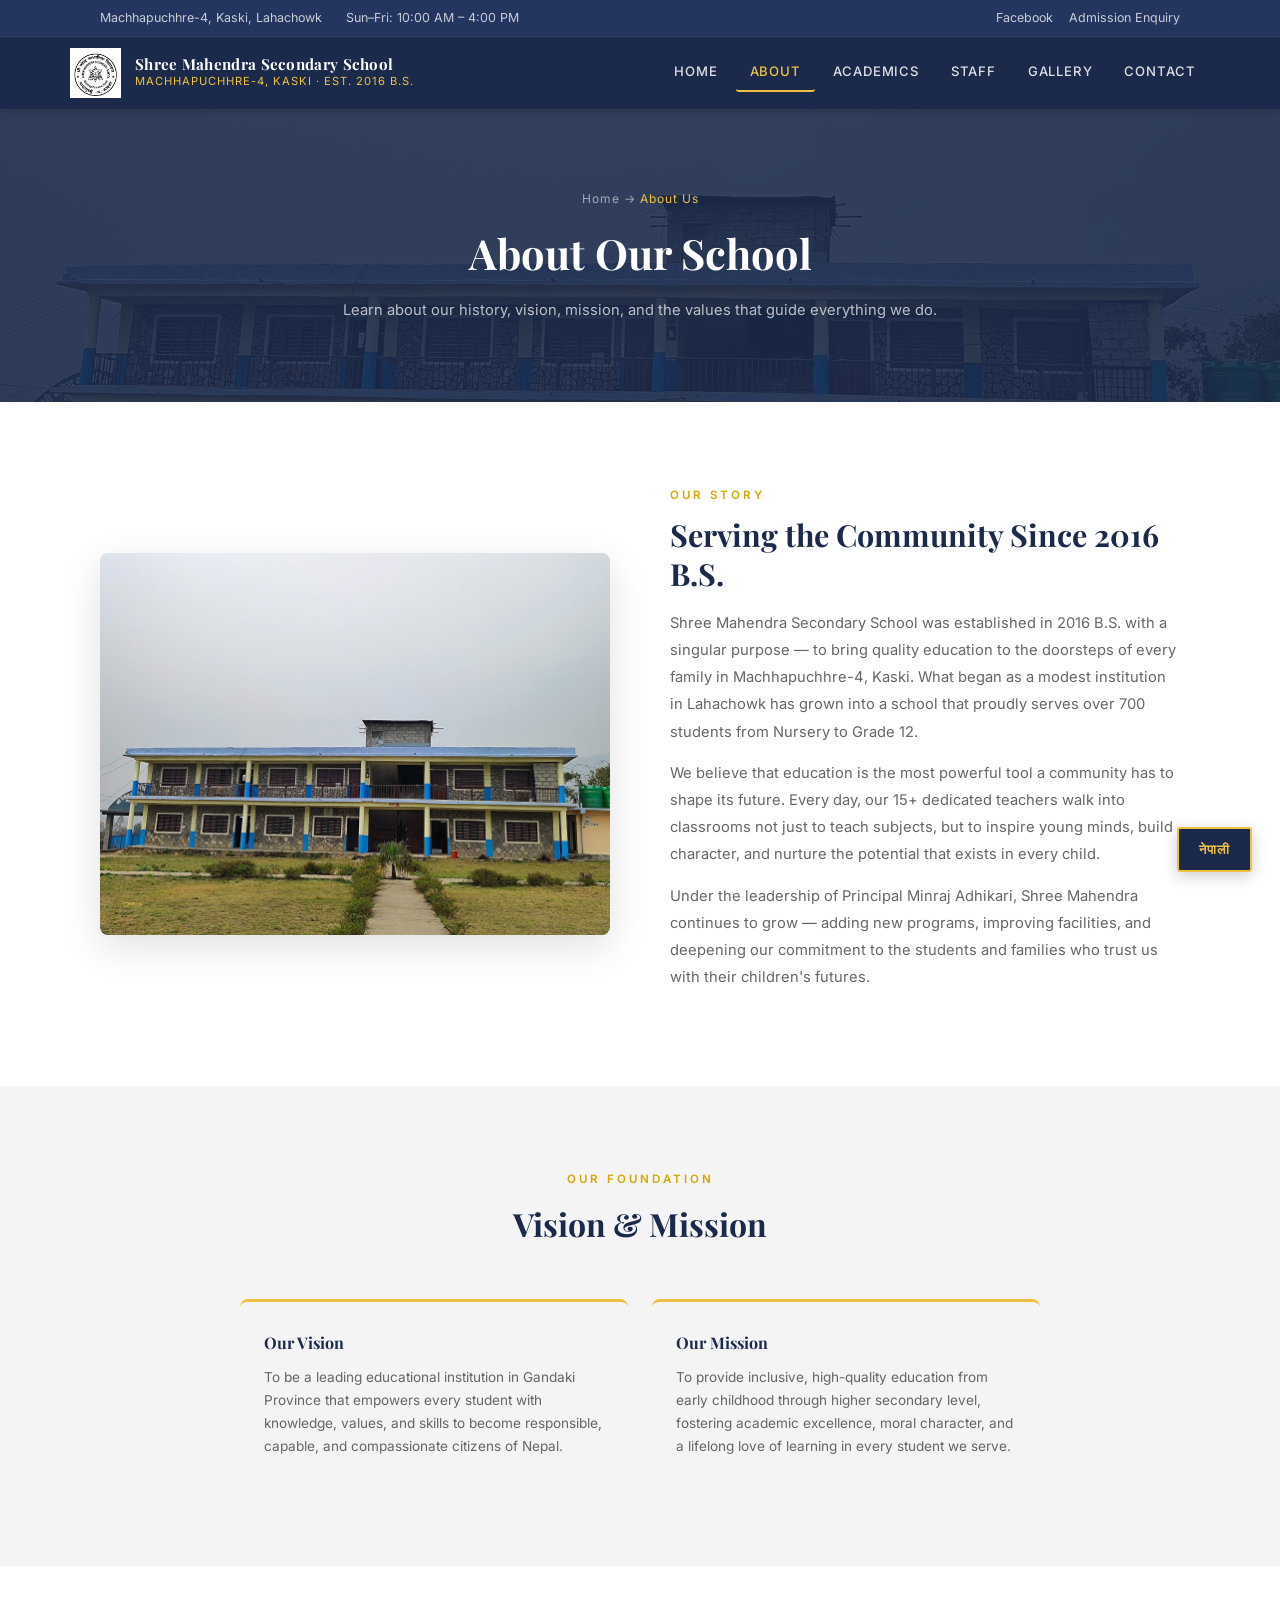
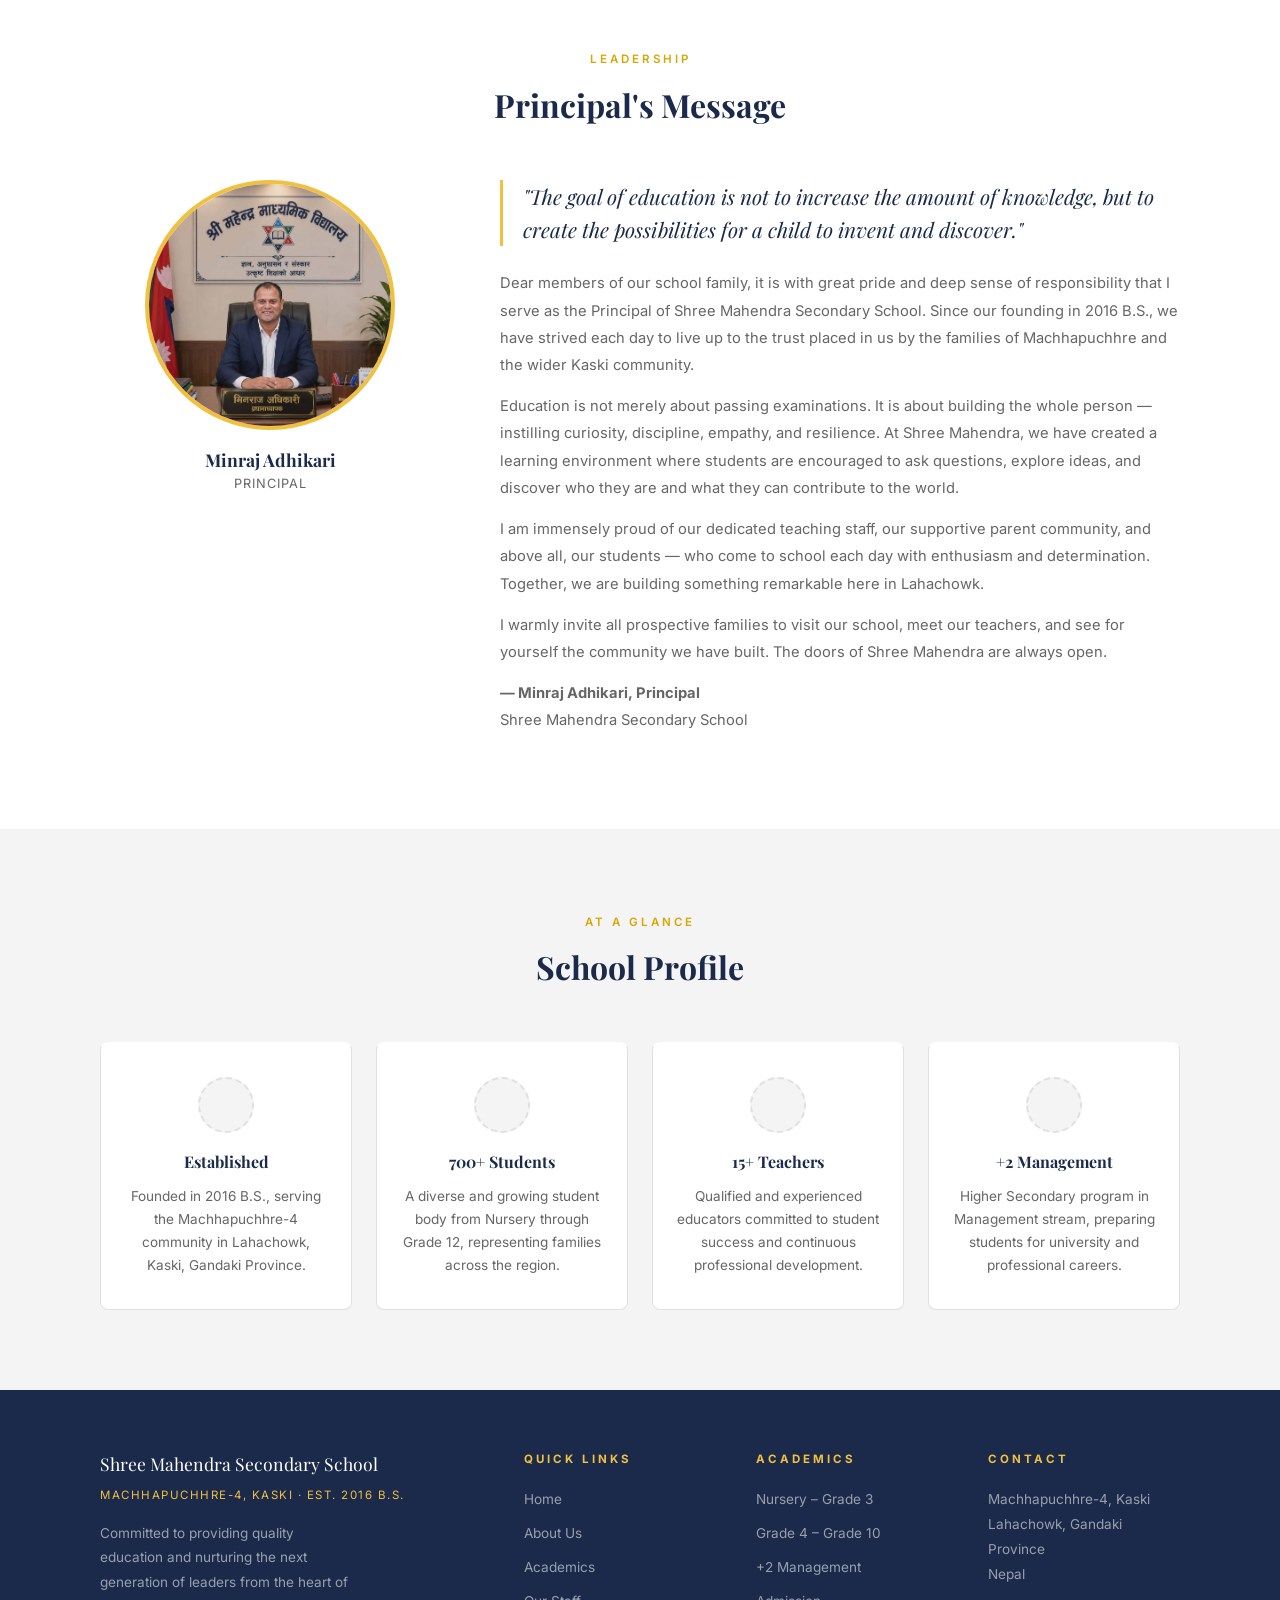
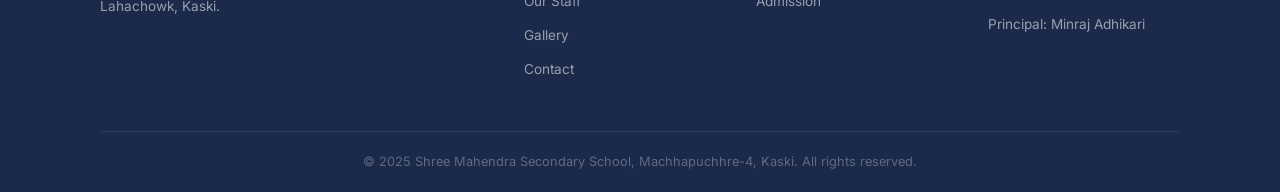
<file: about.html>
<!DOCTYPE html>
<html lang="en">
<head>
  <meta charset="UTF-8"/>
  <meta name="viewport" content="width=device-width, initial-scale=1.0"/>
  <title>About Us — Shree Mahendra Secondary School</title>
  <link rel="preconnect" href="https://fonts.googleapis.com">
  <link href="https://fonts.googleapis.com/css2?family=Playfair+Display:ital,wght@0,400;0,700;1,400&family=Inter:wght@300;400;500;600&display=swap" rel="stylesheet">
  <link rel="stylesheet" href="style.css">
  <link rel="icon" type="image/jpg" href="Images/logo.jpg">
</head>
<body>

  <div class="top-bar">
    <div class="container">
      <div class="top-bar-inner">
        <div class="top-bar-left">
          <span> Machhapuchhre-4, Kaski, Lahachowk</span>
          <span> Sun–Fri: 10:00 AM – 4:00 PM</span>
        </div>
        <div class="top-bar-right">
          <a href="https://www.facebook.com/profile.php?id=100083550093311" target="_blank">Facebook</a>
          <a href="contact.html">Admission Enquiry</a>
        </div>
      </div>
    </div>
  </div>

  <nav>
    <div class="nav-inner">
      <a href="index.html" class="nav-brand">
        <img src="Images/logo.jpg" alt="School Logo">
        <div class="nav-brand-text">
          <span class="school-name">Shree Mahendra Secondary School</span>
          <span class="school-location">Machhapuchhre-4, Kaski · Est. 2016 B.S.</span>
        </div>
      </a>
      <ul class="nav-links">
        <li><a href="index.html">Home</a></li>
        <li><a href="about.html" class="active">About</a></li>
        <li><a href="academics.html">Academics</a></li>
        <li><a href="staff.html">Staff</a></li>
        <li><a href="gallery.html">Gallery</a></li>
        <li><a href="contact.html">Contact</a></li>
      </ul>
    </div>
  </nav>

  <div class="page-hero">
    <div class="page-hero-inner">
      <p class="breadcrumb">Home → <span>About Us</span></p>
      <h1>About Our School</h1>
      <p>Learn about our history, vision, mission, and the values that guide everything we do.</p>
    </div>
  </div>

  <!-- ABOUT SECTION -->
  <section class="section">
    <div class="container">
      <div class="about-grid">
        <div class="about-image">
          <img src="Images/school.jpg" alt="Shree Mahendra Secondary School">
        </div>
        <div class="about-text">
          <span class="section-label">Our Story</span>
          <h2>Serving the Community Since 2016 B.S.</h2>
          <p>Shree Mahendra Secondary School was established in 2016 B.S. with a singular purpose — to bring quality education to the doorsteps of every family in Machhapuchhre-4, Kaski. What began as a modest institution in Lahachowk has grown into a school that proudly serves over 700 students from Nursery to Grade 12.</p>
          <p>We believe that education is the most powerful tool a community has to shape its future. Every day, our 15+ dedicated teachers walk into classrooms not just to teach subjects, but to inspire young minds, build character, and nurture the potential that exists in every child.</p>
          <p>Under the leadership of Principal Minraj Adhikari, Shree Mahendra continues to grow — adding new programs, improving facilities, and deepening our commitment to the students and families who trust us with their children's futures.</p>
        </div>
      </div>
    </div>
  </section>

  <!-- VISION MISSION -->
  <section class="section section-alt">
    <div class="container">
      <div class="section-header">
        <span class="section-label">Our Foundation</span>
        <h2>Vision & Mission</h2>
      </div>
      <div class="vm-grid" style="max-width:800px; margin:0 auto;">
        <div class="vm-card">
          <h4> Our Vision</h4>
          <p>To be a leading educational institution in Gandaki Province that empowers every student with knowledge, values, and skills to become responsible, capable, and compassionate citizens of Nepal.</p>
        </div>
        <div class="vm-card">
          <h4> Our Mission</h4>
          <p>To provide inclusive, high-quality education from early childhood through higher secondary level, fostering academic excellence, moral character, and a lifelong love of learning in every student we serve.</p>
        </div>
      </div>
    </div>
  </section>

  <!-- PRINCIPAL MESSAGE -->
  <section class="section">
    <div class="container">
      <div class="section-header">
        <span class="section-label">Leadership</span>
        <h2>Principal's Message</h2>
      </div>
      <div class="principal-grid">
        <div class="principal-photo">
<img src="Images/principal.jpg" alt="Principal Minraj Adhikari">
          <h4>Minraj Adhikari</h4>
          <p>Principal</p>
        </div>
        <div class="principal-message">
          <blockquote>"The goal of education is not to increase the amount of knowledge, but to create the possibilities for a child to invent and discover."</blockquote>
          <p>Dear members of our school family, it is with great pride and deep sense of responsibility that I serve as the Principal of Shree Mahendra Secondary School. Since our founding in 2016 B.S., we have strived each day to live up to the trust placed in us by the families of Machhapuchhre and the wider Kaski community.</p>
          <p>Education is not merely about passing examinations. It is about building the whole person — instilling curiosity, discipline, empathy, and resilience. At Shree Mahendra, we have created a learning environment where students are encouraged to ask questions, explore ideas, and discover who they are and what they can contribute to the world.</p>
          <p>I am immensely proud of our dedicated teaching staff, our supportive parent community, and above all, our students — who come to school each day with enthusiasm and determination. Together, we are building something remarkable here in Lahachowk.</p>
          <p>I warmly invite all prospective families to visit our school, meet our teachers, and see for yourself the community we have built. The doors of Shree Mahendra are always open.</p>
          <p><strong>— Minraj Adhikari, Principal</strong><br>Shree Mahendra Secondary School</p>
        </div>
      </div>
    </div>
  </section>

  <!-- SCHOOL AT A GLANCE -->
  <section class="section section-alt">
    <div class="container">
      <div class="section-header">
        <span class="section-label">At a Glance</span>
        <h2>School Profile</h2>
      </div>
      <div class="why-grid">
        <div class="why-card">
          <div class="why-icon"></div>
          <h4>Established</h4>
          <p>Founded in 2016 B.S., serving the Machhapuchhre-4 community in Lahachowk, Kaski, Gandaki Province.</p>
        </div>
        <div class="why-card">
          <div class="why-icon"></div>
          <h4>700+ Students</h4>
          <p>A diverse and growing student body from Nursery through Grade 12, representing families across the region.</p>
        </div>
        <div class="why-card">
          <div class="why-icon"></div>
          <h4>15+ Teachers</h4>
          <p>Qualified and experienced educators committed to student success and continuous professional development.</p>
        </div>
        <div class="why-card">
          <div class="why-icon"></div>
          <h4>+2 Management</h4>
          <p>Higher Secondary program in Management stream, preparing students for university and professional careers.</p>
        </div>
      </div>
    </div>
  </section>

  <footer>
    <div class="footer-inner">
      <div class="footer-grid">
        <div class="footer-brand">
          <div class="footer-brand-name">Shree Mahendra Secondary School</div>
          <div class="footer-brand-loc">Machhapuchhre-4, Kaski · Est. 2016 B.S.</div>
          <p>Committed to providing quality education and nurturing the next generation of leaders from the heart of Lahachowk, Kaski.</p>
        </div>
        <div class="footer-col">
          <h4>Quick Links</h4>
          <ul>
            <li><a href="index.html">Home</a></li>
            <li><a href="about.html">About Us</a></li>
            <li><a href="academics.html">Academics</a></li>
            <li><a href="staff.html">Our Staff</a></li>
            <li><a href="gallery.html">Gallery</a></li>
            <li><a href="contact.html">Contact</a></li>
          </ul>
        </div>
        <div class="footer-col">
          <h4>Academics</h4>
          <ul>
            <li><a href="academics.html">Nursery – Grade 3</a></li>
            <li><a href="academics.html">Grade 4 – Grade 10</a></li>
            <li><a href="academics.html">+2 Management</a></li>
            <li><a href="contact.html">Admission</a></li>
          </ul>
        </div>
        <div class="footer-col">
          <h4>Contact</h4>
          <p>Machhapuchhre-4, Kaski<br>Lahachowk, Gandaki Province<br>Nepal<br><br>Principal: Minraj Adhikari</p>
        </div>
      </div>
      <div class="footer-bottom">
        <p>© 2025 Shree Mahendra Secondary School, Machhapuchhre-4, Kaski. All rights reserved.</p>
      </div>
    </div>
  </footer>
<!-- Custom Translate Button -->
<div id="translate-btn" onclick="toggleTranslate()" title="Translate to Nepali">
  <span id="translate-label">नेपाली</span>
</div>

<div id="google_translate_element" style="display:none;"></div>

<script type="text/javascript">
  function googleTranslateElementInit() {
    new google.translate.TranslateElement({
      pageLanguage: 'en',
      includedLanguages: 'ne,en',
      autoDisplay: false
    }, 'google_translate_element');
  }

  function toggleTranslate() {
    var combo = document.querySelector('.goog-te-combo');
    if (combo) {
      if (combo.value === 'ne') {
        combo.value = 'en';
        document.getElementById('translate-label').innerText = 'नेपाली';
      } else {
        combo.value = 'ne';
        document.getElementById('translate-label').innerText = 'English';
      }
      combo.dispatchEvent(new Event('change'));
    }
  }
</script>
<script src="//translate.google.com/translate_a/element.js?cb=googleTranslateElementInit"></script>
</body>
</html>
</file>
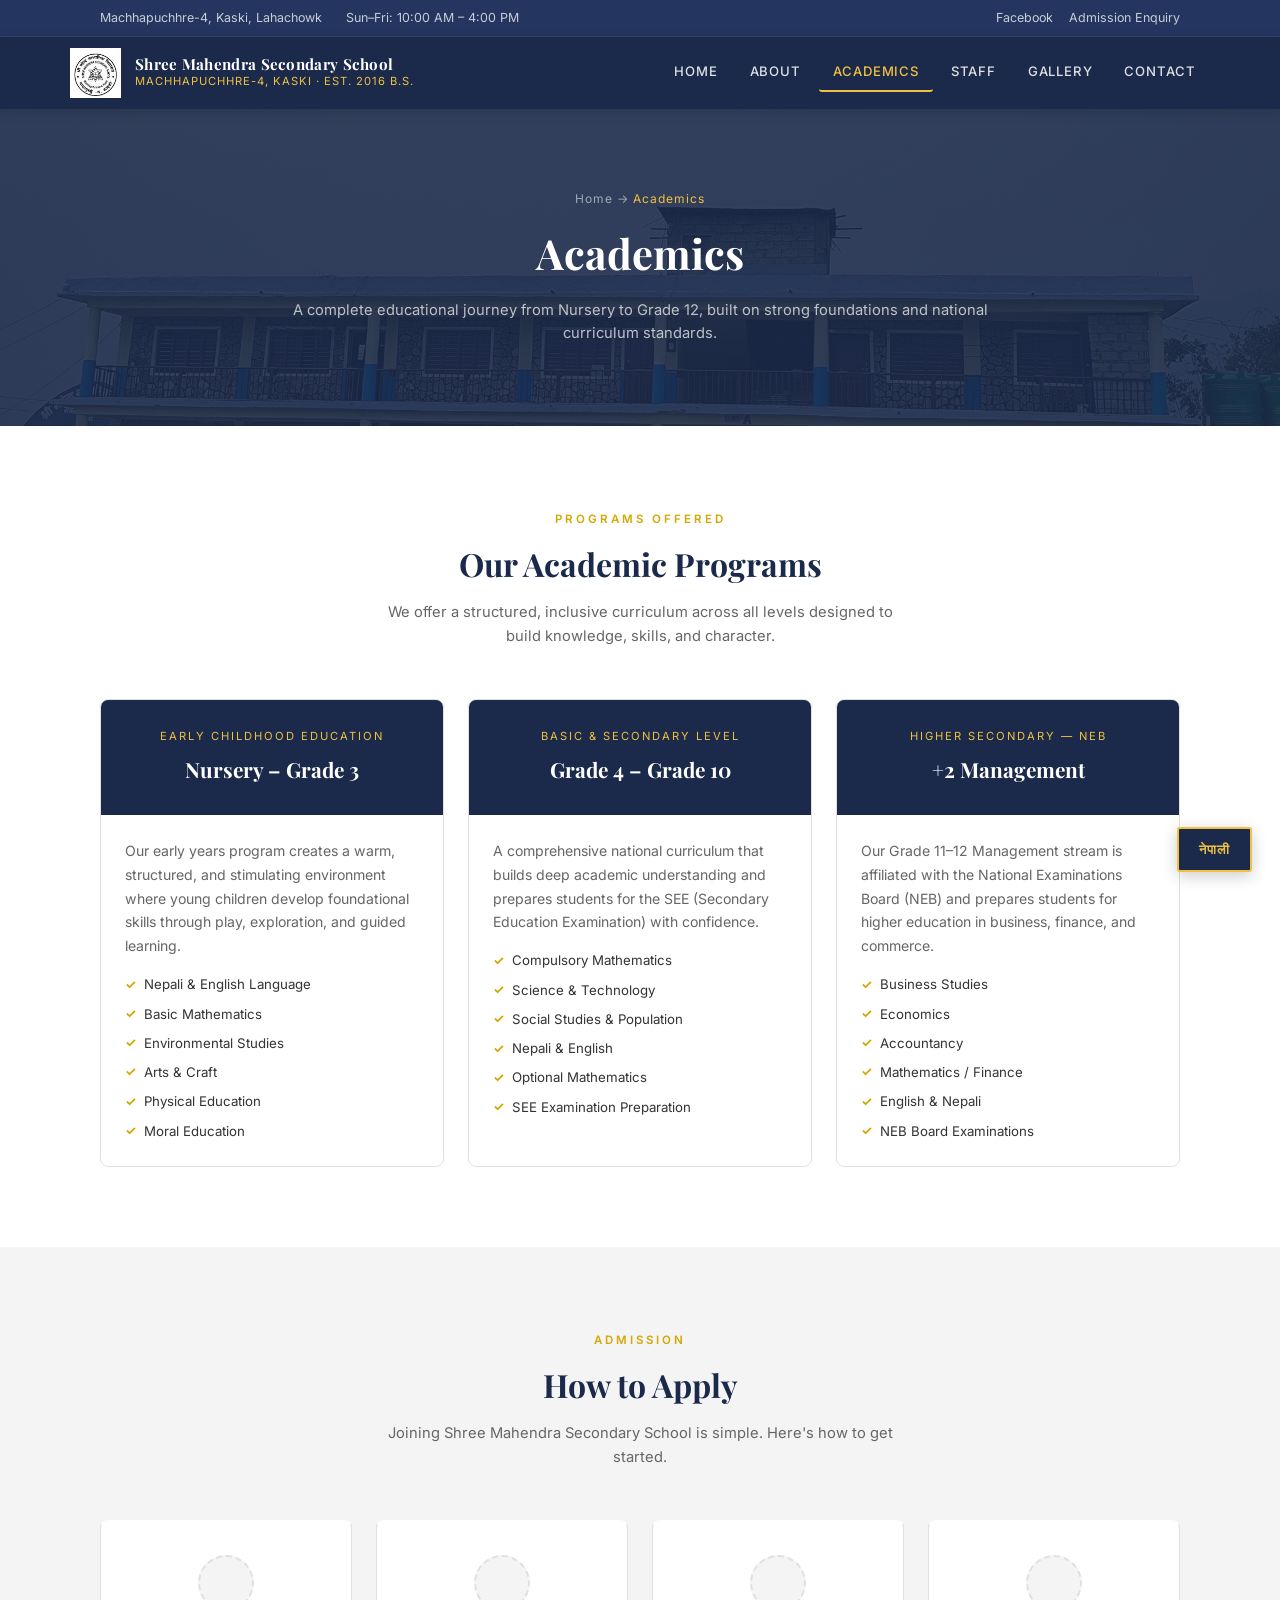
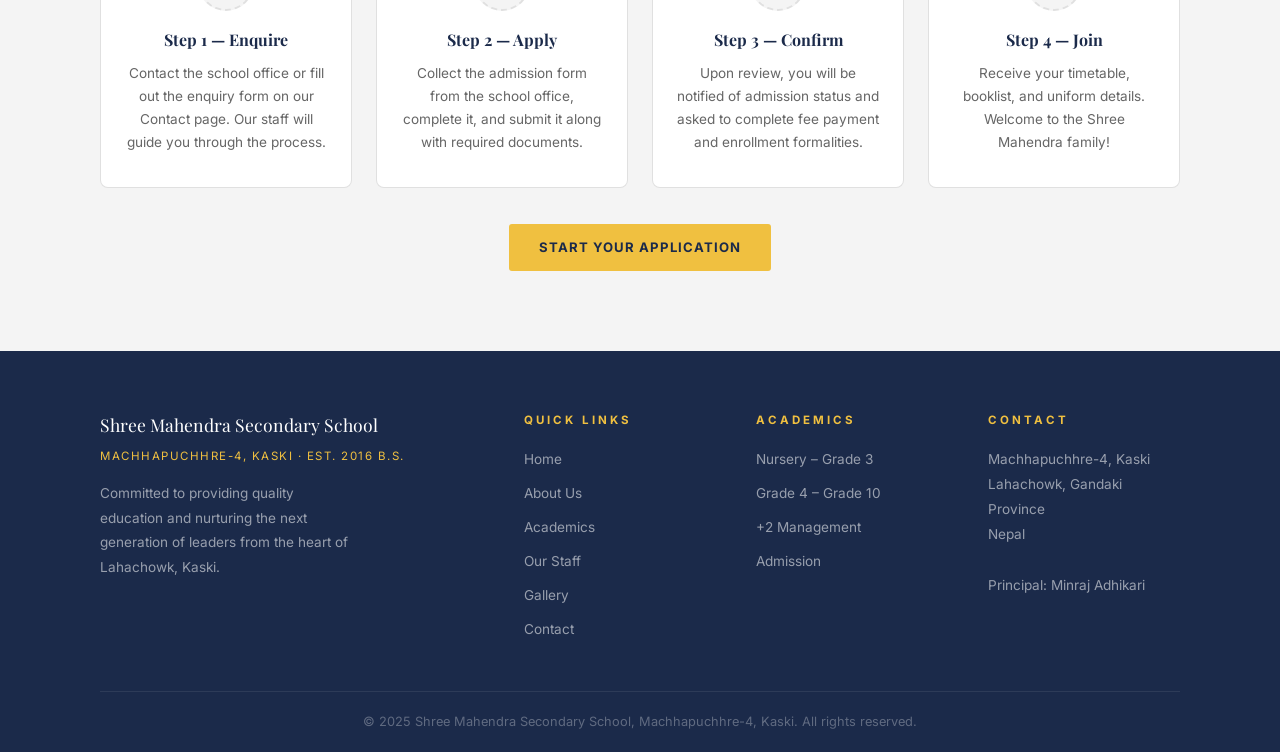
<file: academics.html>
<!DOCTYPE html>
<html lang="en">
<head>
  <meta charset="UTF-8"/>
  <meta name="viewport" content="width=device-width, initial-scale=1.0"/>
  <title>Academics — Shree Mahendra Secondary School</title>
  <link rel="preconnect" href="https://fonts.googleapis.com">
  <link href="https://fonts.googleapis.com/css2?family=Playfair+Display:ital,wght@0,400;0,700;1,400&family=Inter:wght@300;400;500;600&display=swap" rel="stylesheet">
  <link rel="stylesheet" href="style.css">
  <link rel="icon" type="image/jpg" href="Images/logo.jpg">
</head>
<body>

  <div class="top-bar">
    <div class="container">
      <div class="top-bar-inner">
        <div class="top-bar-left">
          <span> Machhapuchhre-4, Kaski, Lahachowk</span>
          <span> Sun–Fri: 10:00 AM – 4:00 PM</span>
        </div>
        <div class="top-bar-right">
          <a href="https://www.facebook.com/profile.php?id=100083550093311" target="_blank">Facebook</a>
          <a href="contact.html">Admission Enquiry</a>
        </div>
      </div>
    </div>
  </div>

  <nav>
    <div class="nav-inner">
      <a href="index.html" class="nav-brand">
        <img src="Images/logo.jpg" alt="School Logo">
        <div class="nav-brand-text">
          <span class="school-name">Shree Mahendra Secondary School</span>
          <span class="school-location">Machhapuchhre-4, Kaski · Est. 2016 B.S.</span>
        </div>
      </a>
      <ul class="nav-links">
        <li><a href="index.html">Home</a></li>
        <li><a href="about.html">About</a></li>
        <li><a href="academics.html" class="active">Academics</a></li>
        <li><a href="staff.html">Staff</a></li>
        <li><a href="gallery.html">Gallery</a></li>
        <li><a href="contact.html">Contact</a></li>
      </ul>
    </div>
  </nav>

  <div class="page-hero">
    <div class="page-hero-inner">
      <p class="breadcrumb">Home → <span>Academics</span></p>
      <h1>Academics</h1>
      <p>A complete educational journey from Nursery to Grade 12, built on strong foundations and national curriculum standards.</p>
    </div>
  </div>

  <section class="section">
    <div class="container">
      <div class="section-header">
        <span class="section-label">Programs Offered</span>
        <h2>Our Academic Programs</h2>
        <p>We offer a structured, inclusive curriculum across all levels designed to build knowledge, skills, and character.</p>
      </div>
      <div class="academics-grid">
        <div class="academic-card">
          <div class="academic-card-top">
            <p class="grade-label">Early Childhood Education</p>
            <h3>Nursery – Grade 3</h3>
          </div>
          <div class="academic-card-body">
            <p>Our early years program creates a warm, structured, and stimulating environment where young children develop foundational skills through play, exploration, and guided learning.</p>
            <ul>
              <li>Nepali & English Language</li>
              <li>Basic Mathematics</li>
              <li>Environmental Studies</li>
              <li>Arts & Craft</li>
              <li>Physical Education</li>
              <li>Moral Education</li>
            </ul>
          </div>
        </div>
        <div class="academic-card">
          <div class="academic-card-top">
            <p class="grade-label">Basic & Secondary Level</p>
            <h3>Grade 4 – Grade 10</h3>
          </div>
          <div class="academic-card-body">
            <p>A comprehensive national curriculum that builds deep academic understanding and prepares students for the SEE (Secondary Education Examination) with confidence.</p>
            <ul>
              <li>Compulsory Mathematics</li>
              <li>Science & Technology</li>
              <li>Social Studies & Population</li>
              <li>Nepali & English</li>
              <li>Optional Mathematics</li>
              <li>SEE Examination Preparation</li>
            </ul>
          </div>
        </div>
        <div class="academic-card">
          <div class="academic-card-top">
            <p class="grade-label">Higher Secondary — NEB</p>
            <h3>+2 Management</h3>
          </div>
          <div class="academic-card-body">
            <p>Our Grade 11–12 Management stream is affiliated with the National Examinations Board (NEB) and prepares students for higher education in business, finance, and commerce.</p>
            <ul>
              <li>Business Studies</li>
              <li>Economics</li>
              <li>Accountancy</li>
              <li>Mathematics / Finance</li>
              <li>English & Nepali</li>
              <li>NEB Board Examinations</li>
            </ul>
          </div>
        </div>
      </div>
    </div>
  </section>

  <section class="section section-alt">
    <div class="container">
      <div class="section-header">
        <span class="section-label">Admission</span>
        <h2>How to Apply</h2>
        <p>Joining Shree Mahendra Secondary School is simple. Here's how to get started.</p>
      </div>
      <div class="why-grid">
        <div class="why-card">
          <div class="why-icon"></div>
          <h4>Step 1 — Enquire</h4>
          <p>Contact the school office or fill out the enquiry form on our Contact page. Our staff will guide you through the process.</p>
        </div>
        <div class="why-card">
          <div class="why-icon"></div>
          <h4>Step 2 — Apply</h4>
          <p>Collect the admission form from the school office, complete it, and submit it along with required documents.</p>
        </div>
        <div class="why-card">
          <div class="why-icon"></div>
          <h4>Step 3 — Confirm</h4>
          <p>Upon review, you will be notified of admission status and asked to complete fee payment and enrollment formalities.</p>
        </div>
        <div class="why-card">
          <div class="why-icon"></div>
          <h4>Step 4 — Join</h4>
          <p>Receive your timetable, booklist, and uniform details. Welcome to the Shree Mahendra family!</p>
        </div>
      </div>
      <div style="text-align:center; margin-top:36px;">
        <a href="contact.html" class="btn-primary">Start Your Application</a>
      </div>
    </div>
  </section>

  <footer>
    <div class="footer-inner">
      <div class="footer-grid">
        <div class="footer-brand">
          <div class="footer-brand-name">Shree Mahendra Secondary School</div>
          <div class="footer-brand-loc">Machhapuchhre-4, Kaski · Est. 2016 B.S.</div>
          <p>Committed to providing quality education and nurturing the next generation of leaders from the heart of Lahachowk, Kaski.</p>
        </div>
        <div class="footer-col">
          <h4>Quick Links</h4>
          <ul>
            <li><a href="index.html">Home</a></li>
            <li><a href="about.html">About Us</a></li>
            <li><a href="academics.html">Academics</a></li>
            <li><a href="staff.html">Our Staff</a></li>
            <li><a href="gallery.html">Gallery</a></li>
            <li><a href="contact.html">Contact</a></li>
          </ul>
        </div>
        <div class="footer-col">
          <h4>Academics</h4>
          <ul>
            <li><a href="academics.html">Nursery – Grade 3</a></li>
            <li><a href="academics.html">Grade 4 – Grade 10</a></li>
            <li><a href="academics.html">+2 Management</a></li>
            <li><a href="contact.html">Admission</a></li>
          </ul>
        </div>
        <div class="footer-col">
          <h4>Contact</h4>
          <p>Machhapuchhre-4, Kaski<br>Lahachowk, Gandaki Province<br>Nepal<br><br>Principal: Minraj Adhikari</p>
        </div>
      </div>
      <div class="footer-bottom">
        <p>© 2025 Shree Mahendra Secondary School, Machhapuchhre-4, Kaski. All rights reserved.</p>
      </div>
    </div>
  </footer>

  <!-- Custom Translate Button -->
<div id="translate-btn" onclick="toggleTranslate()" title="Translate to Nepali">
  <span id="translate-label">नेपाली</span>
</div>

<div id="google_translate_element" style="display:none;"></div>

<script type="text/javascript">
  function googleTranslateElementInit() {
    new google.translate.TranslateElement({
      pageLanguage: 'en',
      includedLanguages: 'ne,en',
      autoDisplay: false
    }, 'google_translate_element');
  }

  function toggleTranslate() {
    var combo = document.querySelector('.goog-te-combo');
    if (combo) {
      if (combo.value === 'ne') {
        combo.value = 'en';
        document.getElementById('translate-label').innerText = 'नेपाली';
      } else {
        combo.value = 'ne';
        document.getElementById('translate-label').innerText = 'English';
      }
      combo.dispatchEvent(new Event('change'));
    }
  }
</script>
<script src="//translate.google.com/translate_a/element.js?cb=googleTranslateElementInit"></script>
</body>
</html>
</file>
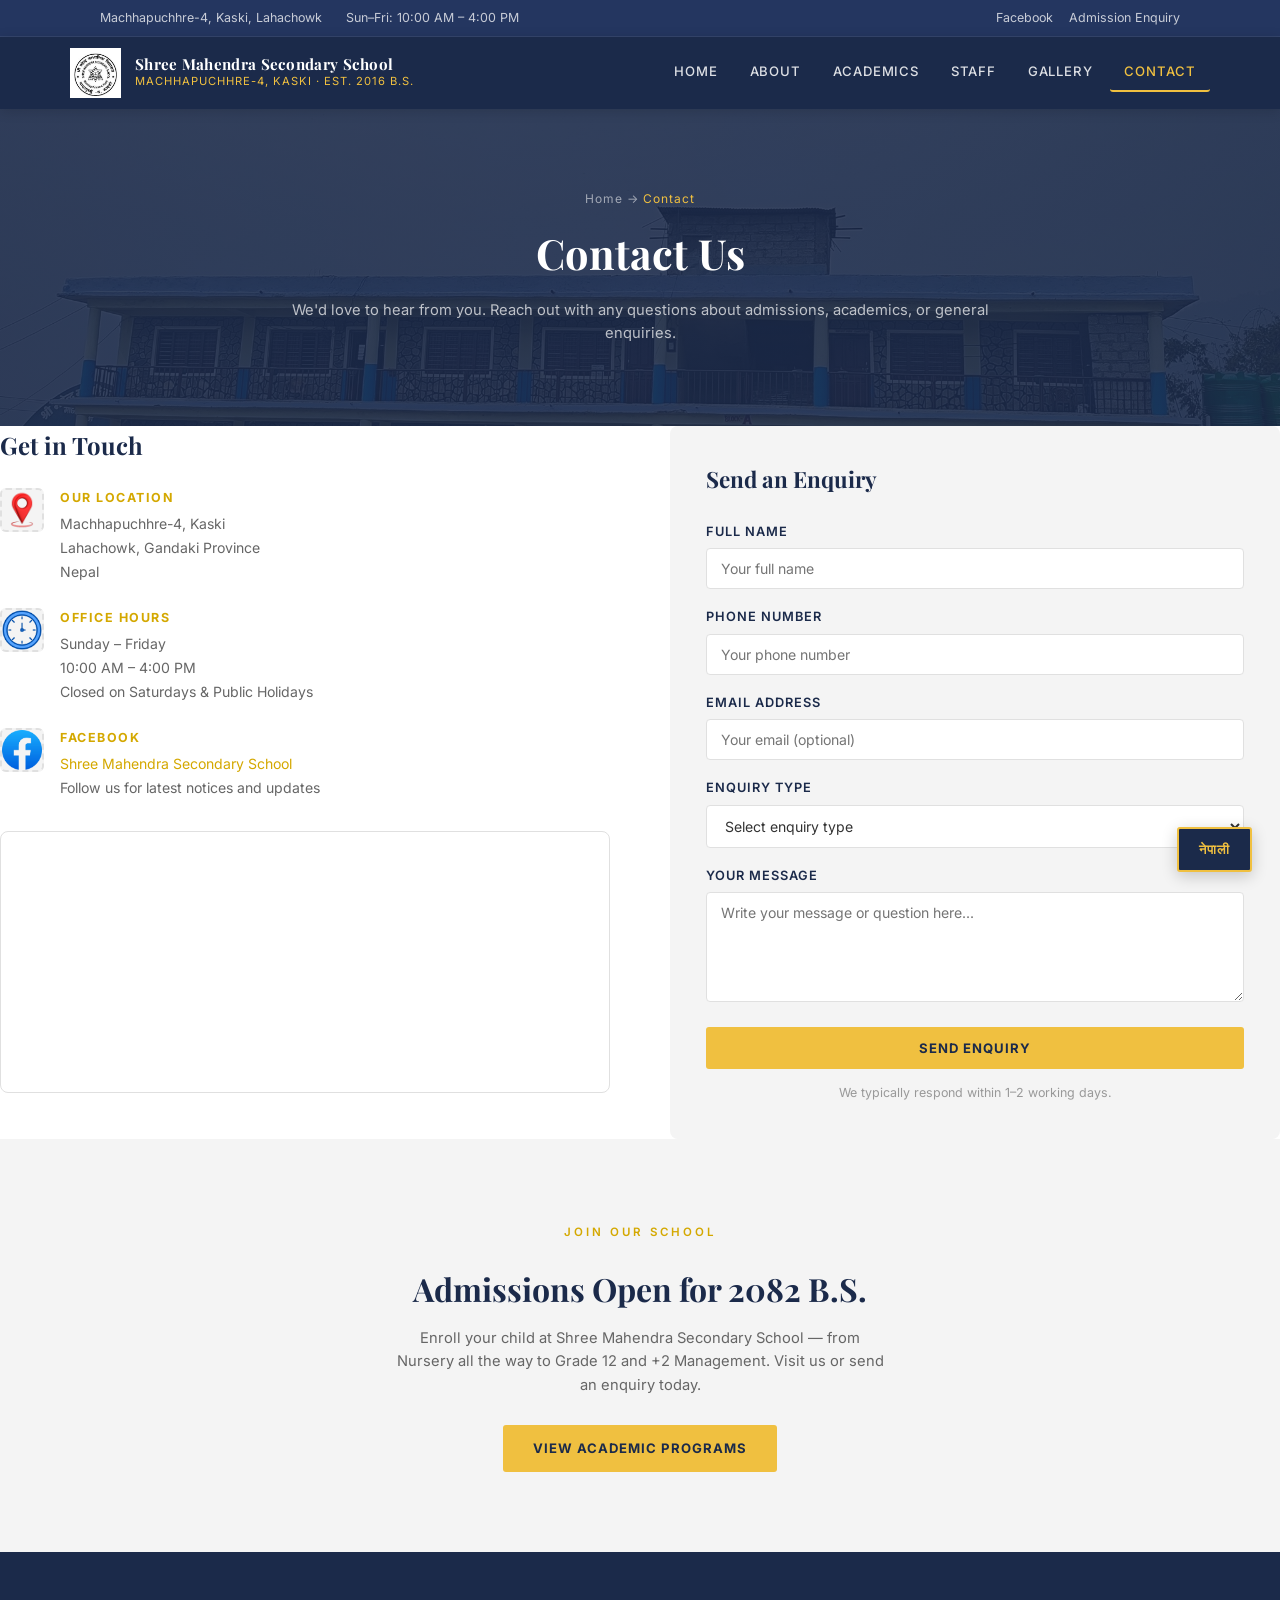
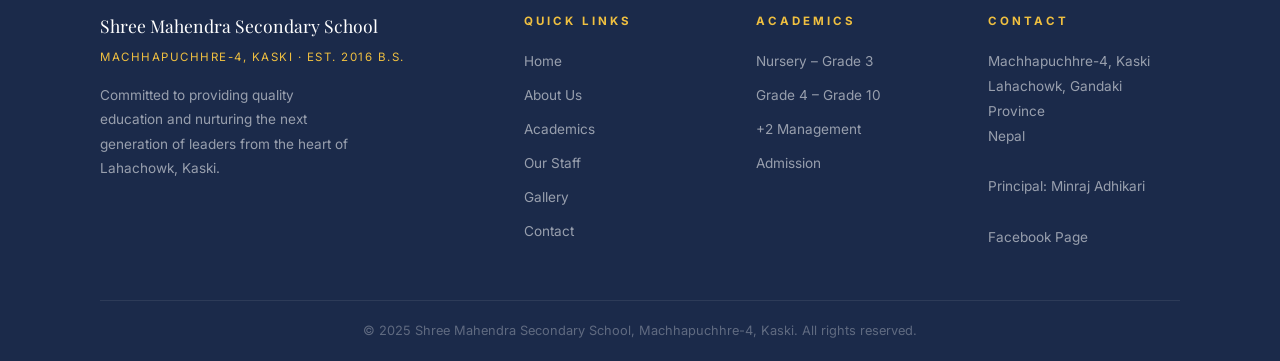
<file: contact.html>
<!DOCTYPE html>
<html lang="en">
<head>
  <meta charset="UTF-8"/>
  <meta name="viewport" content="width=device-width, initial-scale=1.0"/>
  <title>About Us — Shree Mahendra Secondary School</title>
  <link rel="preconnect" href="https://fonts.googleapis.com">
  <link href="https://fonts.googleapis.com/css2?family=Playfair+Display:ital,wght@0,400;0,700;1,400&family=Inter:wght@300;400;500;600&display=swap" rel="stylesheet">
  <link rel="stylesheet" href="style.css">
  <link rel="icon" type="image/jpg" href="Images/logo.jpg">
</head>
<body>

  <div class="top-bar">
    <div class="container">
      <div class="top-bar-inner">
        <div class="top-bar-left">
          <span> Machhapuchhre-4, Kaski, Lahachowk</span>
          <span> Sun–Fri: 10:00 AM – 4:00 PM</span>
        </div>
        <div class="top-bar-right">
          <a href="https://www.facebook.com/ShreeMahendraSecondarySchool" target="_blank">Facebook</a>
          <a href="contact.html">Admission Enquiry</a>
        </div>
      </div>
    </div>
  </div>

  <nav>
    <div class="nav-inner">
      <a href="index.html" class="nav-brand">
        <img src="Images/logo.jpg" alt="School Logo">
        <div class="nav-brand-text">
          <span class="school-name">Shree Mahendra Secondary School</span>
          <span class="school-location">Machhapuchhre-4, Kaski · Est. 2016 B.S.</span>
        </div>
      </a>
      <ul class="nav-links">
        <li><a href="index.html">Home</a></li>
        <li><a href="about.html">About</a></li>
        <li><a href="academics.html">Academics</a></li>
        <li><a href="staff.html">Staff</a></li>
        <li><a href="gallery.html">Gallery</a></li>
        <li><a href="contact.html" class="active">Contact</a></li>
      </ul>
    </div>
  </nav>

  <div class="page-hero">
    <div class="page-hero-inner">
      <p class="breadcrumb">Home → <span>Contact</span></p>
      <h1>Contact Us</h1>
      <p>We'd love to hear from you. Reach out with any questions about admissions, academics, or general enquiries.</p>
    </div>
  </div>

  <div class="contact-layout">

  <!-- LEFT — INFO + MAP -->
  <div class="contact-info">
    <h3>Get in Touch</h3>

    <div class="contact-detail">
      <div class="contact-icon-box">
         <img src="Images/location.png" alt="Location">
      </div>
      <div>
        <h5>Our Location</h5>
        <p>Machhapuchhre-4, Kaski<br>Lahachowk, Gandaki Province<br>Nepal</p>
      </div>
    </div>

    <div class="contact-detail">
      <div class="contact-icon-box">
            <img src="Images/hour.png" alt="Contact Us">
      </div>
      <div>
        <h5>Office Hours</h5>
        <p>Sunday – Friday<br>10:00 AM – 4:00 PM<br>Closed on Saturdays & Public Holidays</p>
      </div>
    </div>

    <div class="contact-detail">
      <div class="contact-icon-box">
                    <img src="Images/fb.png" alt="Facebook">

      </div>
      <div>
        <h5>Facebook</h5>
        <p><a href="https://www.facebook.com/ShreeMahendraSecondarySchool" target="_blank" style="color:#d4a800;">Shree Mahendra Secondary School</a><br>Follow us for latest notices and updates</p>
      </div>
    </div>

    <!-- MAP — inside left column -->
    <div style="margin-top:32px; border-radius:8px; overflow:hidden; border:1px solid #e0e0e0;">
      <iframe
        src="https://www.google.com/maps/embed?pb=!1m18!1m12!1m3!1d3512.861016404765!2d83.92640193931064!3d28.30253399999999!2m3!1f0!2f0!3f0!3m2!1i1024!2i768!4f13.1!3m3!1m2!1s0x3995ecd51be6d9e9%3A0xdac037dc6330b801!2sShree%20Mahendra%20Secondary%20School%2C%20Lahachowk!5e0!3m2!1sen!2snp!4v1780123237077!5m2!1sen!2snp"
        width="100%"
        height="260"
        style="border:0; display:block;"
        allowfullscreen=""
        loading="lazy"
        referrerpolicy="no-referrer-when-downgrade">
      </iframe>
    </div>
  </div>

  <!-- RIGHT — FORM -->
  <div class="contact-form-box">
    <h3>Send an Enquiry</h3>

    <div class="form-group">
      <label>Full Name</label>
      <input type="text" placeholder="Your full name">
    </div>

    <div class="form-group">
      <label>Phone Number</label>
      <input type="tel" placeholder="Your phone number">
    </div>

    <div class="form-group">
      <label>Email Address</label>
      <input type="email" placeholder="Your email (optional)">
    </div>

    <div class="form-group">
      <label>Enquiry Type</label>
      <select>
        <option value="">Select enquiry type</option>
        <option>Admission — Nursery to Grade 10</option>
        <option>Admission — +2 Management</option>
        <option>General Information</option>
        <option>Fee Structure</option>
        <option>Other</option>
      </select>
    </div>

    <div class="form-group">
      <label>Your Message</label>
      <textarea placeholder="Write your message or question here..."></textarea>
    </div>

    <button type="button" class="btn-primary" style="width:100%; border:none; cursor:pointer; font-family:'Inter',sans-serif; font-size:0.82rem;">
      Send Enquiry
    </button>

    <p style="font-size:0.78rem; color:#999; margin-top:14px; text-align:center;">
      We typically respond within 1–2 working days.
    </p>
  </div>

</div>

  <!-- ADMISSION CTA -->
  <section class="section section-alt">
    <div class="container" style="text-align:center;">
      <span class="section-label">Join Our School</span>
      <h2 style="font-family:'Playfair Display',serif; font-size:2rem; color:#1B2A4A; margin:12px 0;">Admissions Open for 2082 B.S.</h2>
      <p style="color:#666; font-size:0.92rem; max-width:500px; margin:0 auto 28px;">
        Enroll your child at Shree Mahendra Secondary School — from Nursery all the way to Grade 12 and +2 Management. Visit us or send an enquiry today.
      </p>
      <a href="academics.html" class="btn-primary">View Academic Programs</a>
    </div>
  </section>

  <footer>
    <div class="footer-inner">
      <div class="footer-grid">
        <div class="footer-brand">
          <div class="footer-brand-name">Shree Mahendra Secondary School</div>
          <div class="footer-brand-loc">Machhapuchhre-4, Kaski · Est. 2016 B.S.</div>
          <p>Committed to providing quality education and nurturing the next generation of leaders from the heart of Lahachowk, Kaski.</p>
        </div>
        <div class="footer-col">
          <h4>Quick Links</h4>
          <ul>
            <li><a href="index.html">Home</a></li>
            <li><a href="about.html">About Us</a></li>
            <li><a href="academics.html">Academics</a></li>
            <li><a href="staff.html">Our Staff</a></li>
            <li><a href="gallery.html">Gallery</a></li>
            <li><a href="contact.html">Contact</a></li>
          </ul>
        </div>
        <div class="footer-col">
          <h4>Academics</h4>
          <ul>
            <li><a href="academics.html">Nursery – Grade 3</a></li>
            <li><a href="academics.html">Grade 4 – Grade 10</a></li>
            <li><a href="academics.html">+2 Management</a></li>
            <li><a href="contact.html">Admission</a></li>
          </ul>
        </div>
        <div class="footer-col">
          <h4>Contact</h4>
          <p>Machhapuchhre-4, Kaski<br>Lahachowk, Gandaki Province<br>Nepal<br><br>Principal: Minraj Adhikari<br><br>
          <a href="https://www.facebook.com/ShreeMahendraSecondarySchool" target="_blank" style="color:rgba(255,255,255,0.55);">Facebook Page</a></p>
        </div>
      </div>
      <div class="footer-bottom">
        <p>© 2025 Shree Mahendra Secondary School, Machhapuchhre-4, Kaski. All rights reserved.</p>
      </div>
    </div>
  </footer>
<!-- Custom Translate Button -->
<div id="translate-btn" onclick="toggleTranslate()" title="Translate to Nepali">
  <span id="translate-label">नेपाली</span>
</div>

<div id="google_translate_element" style="display:none;"></div>

<script type="text/javascript">
  function googleTranslateElementInit() {
    new google.translate.TranslateElement({
      pageLanguage: 'en',
      includedLanguages: 'ne,en',
      autoDisplay: false
    }, 'google_translate_element');
  }

  function toggleTranslate() {
    var combo = document.querySelector('.goog-te-combo');
    if (combo) {
      if (combo.value === 'ne') {
        combo.value = 'en';
        document.getElementById('translate-label').innerText = 'नेपाली';
      } else {
        combo.value = 'ne';
        document.getElementById('translate-label').innerText = 'English';
      }
      combo.dispatchEvent(new Event('change'));
    }
  }
</script>
<script src="//translate.google.com/translate_a/element.js?cb=googleTranslateElementInit"></script>

</body>
</html>
</file>
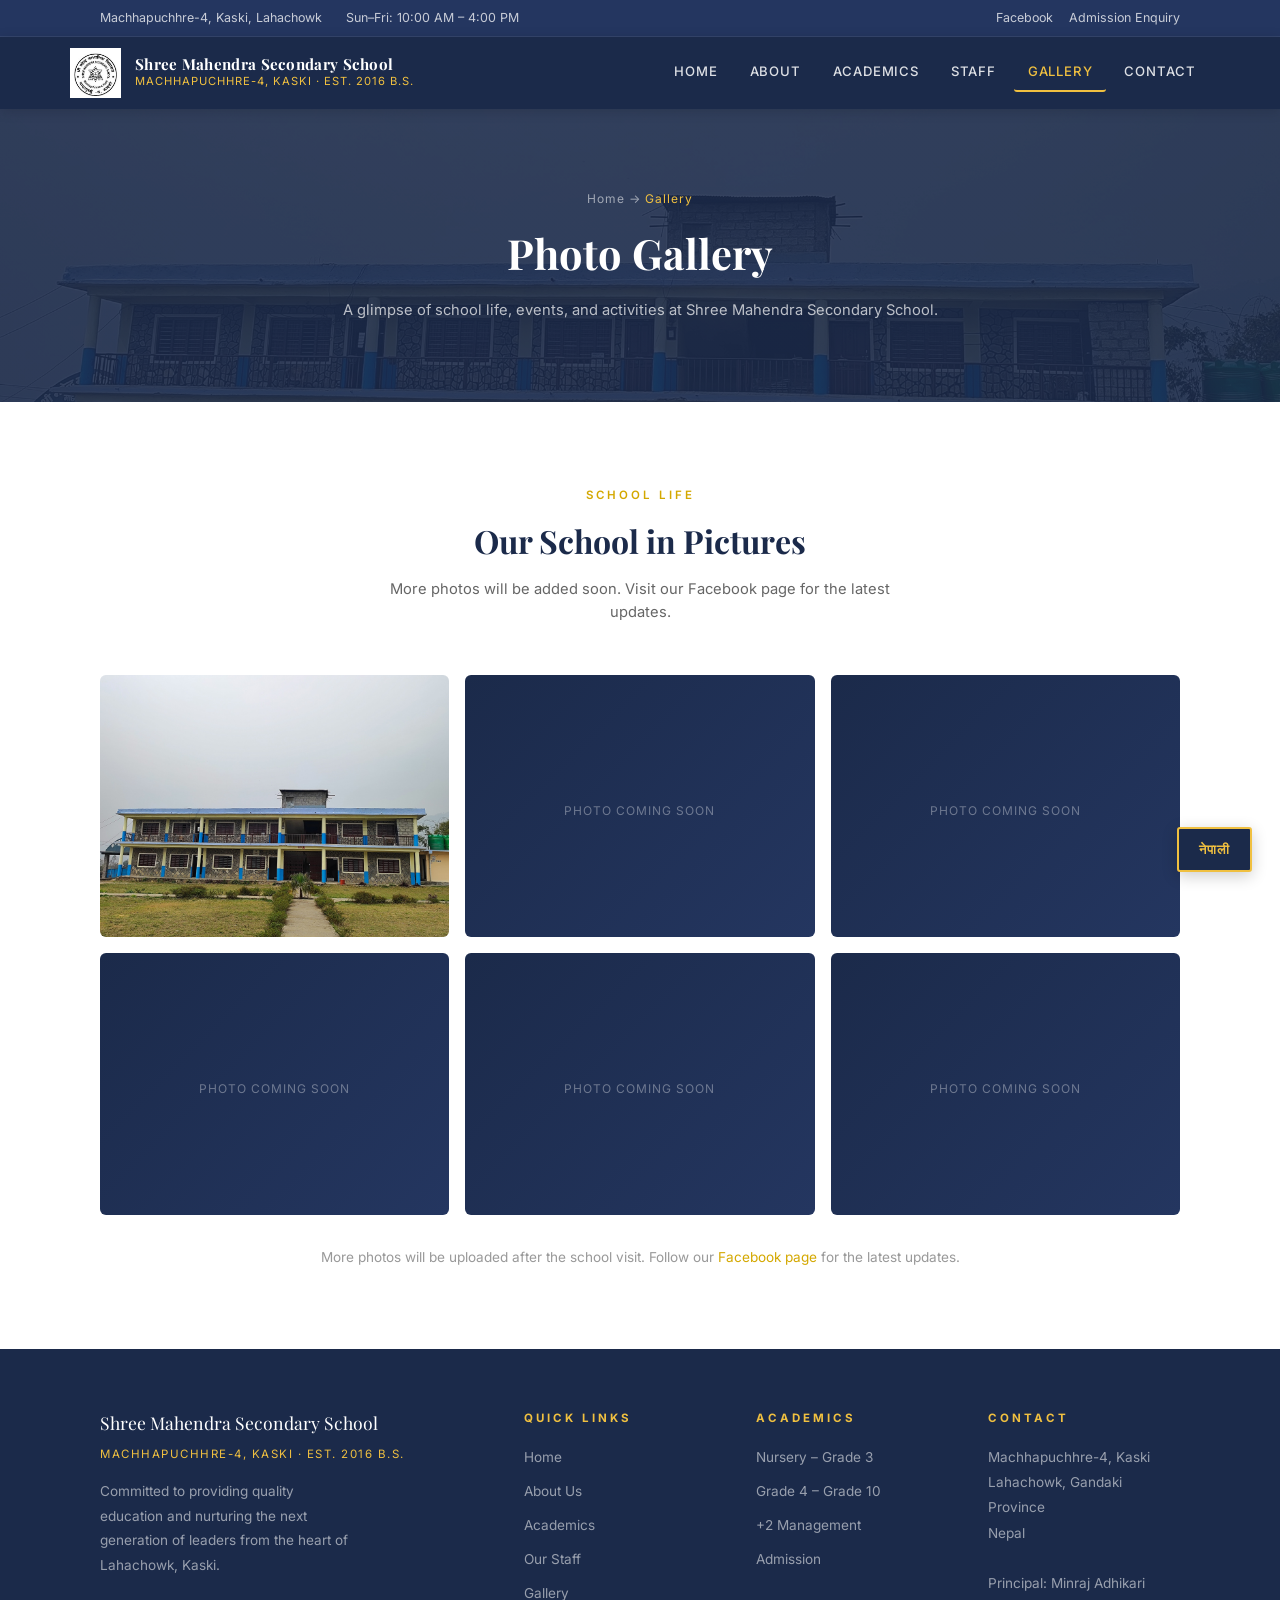
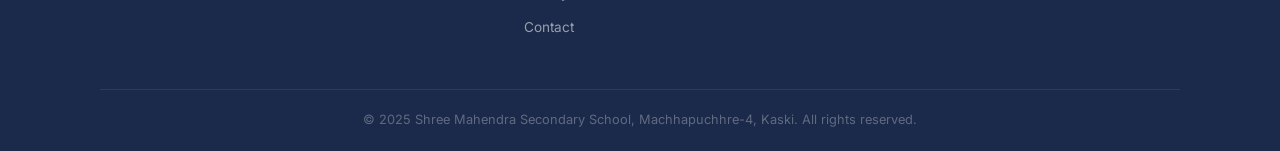
<file: gallery.html>
<!DOCTYPE html>
<html lang="en">
<head>
  <meta charset="UTF-8"/>
  <meta name="viewport" content="width=device-width, initial-scale=1.0"/>
  <title>Gallery — Shree Mahendra Secondary School</title>
  <link rel="preconnect" href="https://fonts.googleapis.com">
  <link href="https://fonts.googleapis.com/css2?family=Playfair+Display:ital,wght@0,400;0,700;1,400&family=Inter:wght@300;400;500;600&display=swap" rel="stylesheet">
  <link rel="stylesheet" href="style.css">
  <link rel="icon" type="image/png" href="Images/logo.jpg">
</head>
<body>

  <div class="top-bar">
    <div class="container">
      <div class="top-bar-inner">
        <div class="top-bar-left">
          <span> Machhapuchhre-4, Kaski, Lahachowk</span>
          <span> Sun–Fri: 10:00 AM – 4:00 PM</span>
        </div>
        <div class="top-bar-right">
          <a href="https://www.facebook.com/profile.php?id=100083550093311" target="_blank">Facebook</a>
          <a href="contact.html">Admission Enquiry</a>
        </div>
      </div>
    </div>
  </div>

  <nav>
    <div class="nav-inner">
      <a href="index.html" class="nav-brand">
        <img src="Images/logo.jpg" alt="School Logo">
        <div class="nav-brand-text">
          <span class="school-name">Shree Mahendra Secondary School</span>
          <span class="school-location">Machhapuchhre-4, Kaski · Est. 2016 B.S.</span>
        </div>
      </a>
      <ul class="nav-links">
        <li><a href="index.html">Home</a></li>
        <li><a href="about.html">About</a></li>
        <li><a href="academics.html">Academics</a></li>
        <li><a href="staff.html">Staff</a></li>
        <li><a href="gallery.html" class="active">Gallery</a></li>
        <li><a href="contact.html">Contact</a></li>
      </ul>
    </div>
  </nav>

  <div class="page-hero">
    <div class="page-hero-inner">
      <p class="breadcrumb">Home → <span>Gallery</span></p>
      <h1>Photo Gallery</h1>
      <p>A glimpse of school life, events, and activities at Shree Mahendra Secondary School.</p>
    </div>
  </div>

  <section class="section">
    <div class="container">
      <div class="section-header">
        <span class="section-label">School Life</span>
        <h2>Our School in Pictures</h2>
        <p>More photos will be added soon. Visit our Facebook page for the latest updates.</p>
      </div>
      <div class="gallery-full">
        <div class="gallery-full-item">
          <img src="Images/school.jpg" alt="School Building">
        </div>
        <div class="gallery-full-item" style="background:linear-gradient(135deg,#1B2A4A,#243660); display:flex; align-items:center; justify-content:center; flex-direction:column; color:rgba(255,255,255,0.35); font-size:0.75rem; letter-spacing:1px; text-transform:uppercase; gap:10px;">
          <span style="font-size:2rem; opacity:0.3;"></span>Photo Coming Soon
        </div>
        <div class="gallery-full-item" style="background:linear-gradient(135deg,#1B2A4A,#243660); display:flex; align-items:center; justify-content:center; flex-direction:column; color:rgba(255,255,255,0.35); font-size:0.75rem; letter-spacing:1px; text-transform:uppercase; gap:10px;">
          <span style="font-size:2rem; opacity:0.3;"></span>Photo Coming Soon
        </div>
        <div class="gallery-full-item" style="background:linear-gradient(135deg,#1B2A4A,#243660); display:flex; align-items:center; justify-content:center; flex-direction:column; color:rgba(255,255,255,0.35); font-size:0.75rem; letter-spacing:1px; text-transform:uppercase; gap:10px;">
          <span style="font-size:2rem; opacity:0.3;"></span>Photo Coming Soon
        </div>
        <div class="gallery-full-item" style="background:linear-gradient(135deg,#1B2A4A,#243660); display:flex; align-items:center; justify-content:center; flex-direction:column; color:rgba(255,255,255,0.35); font-size:0.75rem; letter-spacing:1px; text-transform:uppercase; gap:10px;">
          <span style="font-size:2rem; opacity:0.3;"></span>Photo Coming Soon
        </div>
        <div class="gallery-full-item" style="background:linear-gradient(135deg,#1B2A4A,#243660); display:flex; align-items:center; justify-content:center; flex-direction:column; color:rgba(255,255,255,0.35); font-size:0.75rem; letter-spacing:1px; text-transform:uppercase; gap:10px;">
          <span style="font-size:2rem; opacity:0.3;"></span>Photo Coming Soon
        </div>
      </div>
      <p style="text-align:center; color:#999; font-size:0.85rem; margin-top:32px;">
         More photos will be uploaded after the school visit. Follow our <a href="https://www.facebook.com/ShreeMahendraSecondarySchool" target="_blank" style="color:#d4a800;">Facebook page</a> for the latest updates.
      </p>
    </div>
  </section>

  <footer>
    <div class="footer-inner">
      <div class="footer-grid">
        <div class="footer-brand">
          <div class="footer-brand-name">Shree Mahendra Secondary School</div>
          <div class="footer-brand-loc">Machhapuchhre-4, Kaski · Est. 2016 B.S.</div>
          <p>Committed to providing quality education and nurturing the next generation of leaders from the heart of Lahachowk, Kaski.</p>
        </div>
        <div class="footer-col">
          <h4>Quick Links</h4>
          <ul>
            <li><a href="index.html">Home</a></li>
            <li><a href="about.html">About Us</a></li>
            <li><a href="academics.html">Academics</a></li>
            <li><a href="staff.html">Our Staff</a></li>
            <li><a href="gallery.html">Gallery</a></li>
            <li><a href="contact.html">Contact</a></li>
          </ul>
        </div>
        <div class="footer-col">
          <h4>Academics</h4>
          <ul>
            <li><a href="academics.html">Nursery – Grade 3</a></li>
            <li><a href="academics.html">Grade 4 – Grade 10</a></li>
            <li><a href="academics.html">+2 Management</a></li>
            <li><a href="contact.html">Admission</a></li>
          </ul>
        </div>
        <div class="footer-col">
          <h4>Contact</h4>
          <p>Machhapuchhre-4, Kaski<br>Lahachowk, Gandaki Province<br>Nepal<br><br>Principal: Minraj Adhikari</p>
        </div>
      </div>
      <div class="footer-bottom">
        <p>© 2025 Shree Mahendra Secondary School, Machhapuchhre-4, Kaski. All rights reserved.</p>
      </div>
    </div>
  </footer>

<!-- Custom Translate Button -->
<div id="translate-btn" onclick="toggleTranslate()" title="Translate to Nepali">
  <span id="translate-label">नेपाली</span>
</div>

<div id="google_translate_element" style="display:none;"></div>

<script type="text/javascript">
  function googleTranslateElementInit() {
    new google.translate.TranslateElement({
      pageLanguage: 'en',
      includedLanguages: 'ne,en',
      autoDisplay: false
    }, 'google_translate_element');
  }

  function toggleTranslate() {
    var combo = document.querySelector('.goog-te-combo');
    if (combo) {
      if (combo.value === 'ne') {
        combo.value = 'en';
        document.getElementById('translate-label').innerText = 'नेपाली';
      } else {
        combo.value = 'ne';
        document.getElementById('translate-label').innerText = 'English';
      }
      combo.dispatchEvent(new Event('change'));
    }
  }
</script>
<script src="//translate.google.com/translate_a/element.js?cb=googleTranslateElementInit"></script>
</body>
</html>
</file>
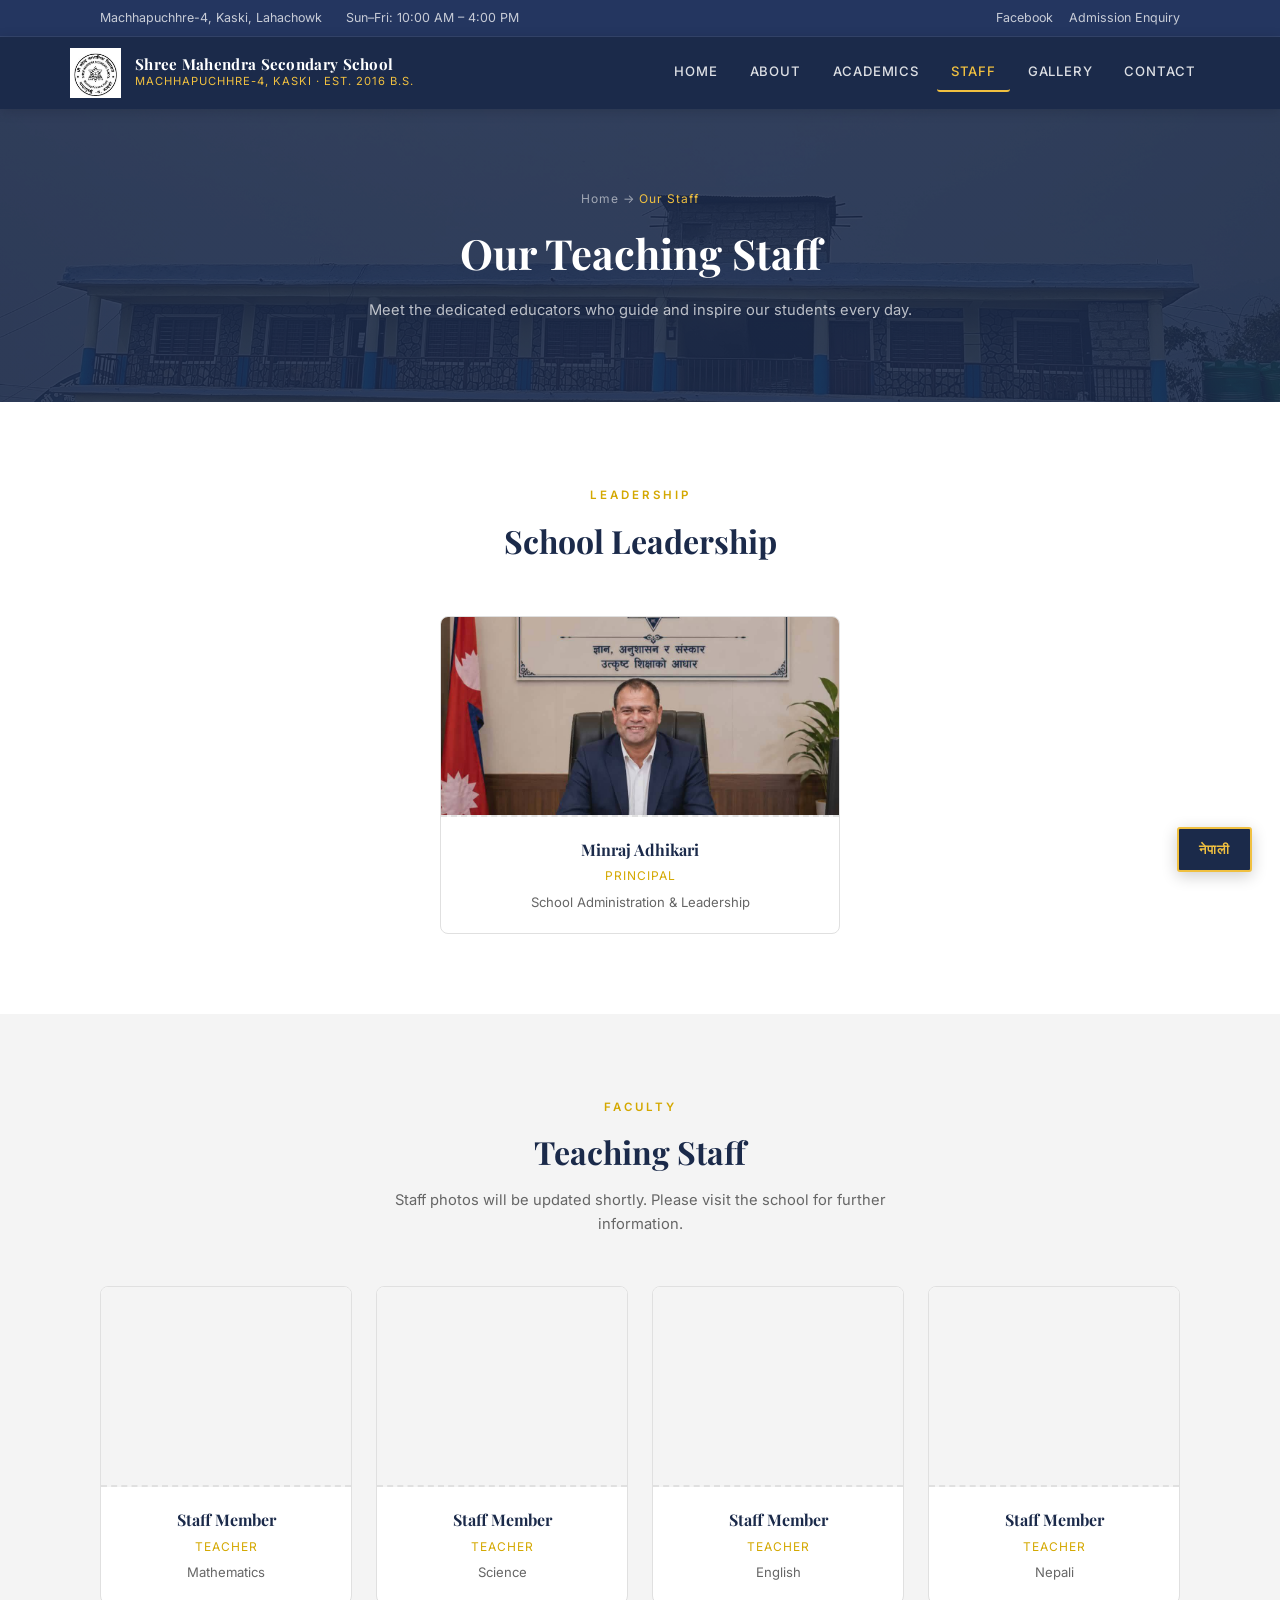
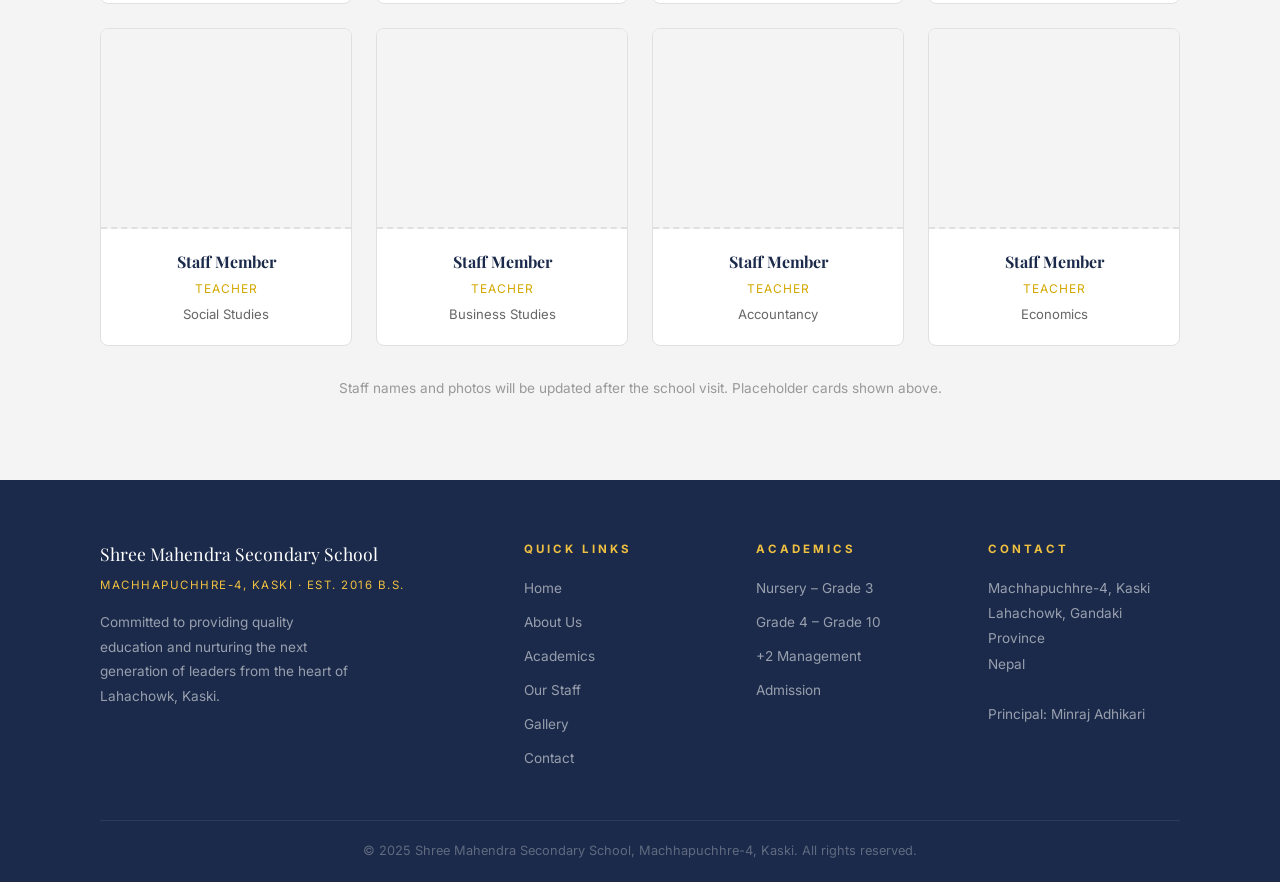
<file: staff.html>
<!DOCTYPE html>
<html lang="en">
<head>
  <meta charset="UTF-8"/>
  <meta name="viewport" content="width=device-width, initial-scale=1.0"/>
  <title>Our Staff — Shree Mahendra Secondary School</title>
  <link rel="preconnect" href="https://fonts.googleapis.com">
  <link href="https://fonts.googleapis.com/css2?family=Playfair+Display:ital,wght@0,400;0,700;1,400&family=Inter:wght@300;400;500;600&display=swap" rel="stylesheet">
  <link rel="stylesheet" href="style.css">
  <link rel="icon" type="image/jpg" href="Images/logo.jpg">
</head>
<body>

  <div class="top-bar">
    <div class="container">
      <div class="top-bar-inner">
        <div class="top-bar-left">
          <span> Machhapuchhre-4, Kaski, Lahachowk</span>
          <span> Sun–Fri: 10:00 AM – 4:00 PM</span>
        </div>
        <div class="top-bar-right">
          <a href="https://www.facebook.com/profile.php?id=100083550093311" target="_blank">Facebook</a>
          <a href="contact.html">Admission Enquiry</a>
        </div>
      </div>
    </div>
  </div>

  <nav>
    <div class="nav-inner">
      <a href="index.html" class="nav-brand">
        <img src="Images/logo.jpg" alt="School Logo">
        <div class="nav-brand-text">
          <span class="school-name">Shree Mahendra Secondary School</span>
          <span class="school-location">Machhapuchhre-4, Kaski · Est. 2016 B.S.</span>
        </div>
      </a>
      <ul class="nav-links">
        <li><a href="index.html">Home</a></li>
        <li><a href="about.html">About</a></li>
        <li><a href="academics.html">Academics</a></li>
        <li><a href="staff.html" class="active">Staff</a></li>
        <li><a href="gallery.html">Gallery</a></li>
        <li><a href="contact.html">Contact</a></li>
      </ul>
    </div>
  </nav>

  <div class="page-hero">
    <div class="page-hero-inner">
      <p class="breadcrumb">Home → <span>Our Staff</span></p>
      <h1>Our Teaching Staff</h1>
      <p>Meet the dedicated educators who guide and inspire our students every day.</p>
    </div>
  </div>

  <!-- PRINCIPAL -->
  <section class="section">
    <div class="container">
      <div class="section-header">
        <span class="section-label">Leadership</span>
        <h2>School Leadership</h2>
      </div>
      <div style="max-width:400px; margin:0 auto;">
       <div class="staff-card">
  <div class="staff-photo">
    <img src="Images/principal.jpg" alt="Principal Minraj Adhikari">
  </div>
  <div class="staff-info">
            <h4>Minraj Adhikari</h4>
            <p class="role">Principal</p>
            <p class="subject">School Administration & Leadership</p>
          </div>
        </div>
      </div>
    </div>
  </section>

  <!-- TEACHING STAFF -->
  <section class="section section-alt">
    <div class="container">
      <div class="section-header">
        <span class="section-label">Faculty</span>
        <h2>Teaching Staff</h2>
        <p>Staff photos will be updated shortly. Please visit the school for further information.</p>
      </div>
      <div class="staff-grid">
        <div class="staff-card">
          <div class="staff-photo"></div>
          <div class="staff-info">
            <h4>Staff Member</h4>
            <p class="role">Teacher</p>
            <p class="subject">Mathematics</p>
          </div>
        </div>
        <div class="staff-card">
          <div class="staff-photo"></div>
          <div class="staff-info">
            <h4>Staff Member</h4>
            <p class="role">Teacher</p>
            <p class="subject">Science</p>
          </div>
        </div>
        <div class="staff-card">
          <div class="staff-photo"></div>
          <div class="staff-info">
            <h4>Staff Member</h4>
            <p class="role">Teacher</p>
            <p class="subject">English</p>
          </div>
        </div>
        <div class="staff-card">
          <div class="staff-photo"></div>
          <div class="staff-info">
            <h4>Staff Member</h4>
            <p class="role">Teacher</p>
            <p class="subject">Nepali</p>
          </div>
        </div>
        <div class="staff-card">
          <div class="staff-photo"></div>
          <div class="staff-info">
            <h4>Staff Member</h4>
            <p class="role">Teacher</p>
            <p class="subject">Social Studies</p>
          </div>
        </div>
        <div class="staff-card">
          <div class="staff-photo"></div>
          <div class="staff-info">
            <h4>Staff Member</h4>
            <p class="role">Teacher</p>
            <p class="subject">Business Studies</p>
          </div>
        </div>
        <div class="staff-card">
          <div class="staff-photo"></div>
          <div class="staff-info">
            <h4>Staff Member</h4>
            <p class="role">Teacher</p>
            <p class="subject">Accountancy</p>
          </div>
        </div>
        <div class="staff-card">
          <div class="staff-photo"></div>
          <div class="staff-info">
            <h4>Staff Member</h4>
            <p class="role">Teacher</p>
            <p class="subject">Economics</p>
          </div>
        </div>
      </div>
      <p style="text-align:center; color:#999; font-size:0.85rem; margin-top:32px;">
        Staff names and photos will be updated after the school visit. Placeholder cards shown above.
      </p>
    </div>
  </section>

  <footer>
    <div class="footer-inner">
      <div class="footer-grid">
        <div class="footer-brand">
          <div class="footer-brand-name">Shree Mahendra Secondary School</div>
          <div class="footer-brand-loc">Machhapuchhre-4, Kaski · Est. 2016 B.S.</div>
          <p>Committed to providing quality education and nurturing the next generation of leaders from the heart of Lahachowk, Kaski.</p>
        </div>
        <div class="footer-col">
          <h4>Quick Links</h4>
          <ul>
            <li><a href="index.html">Home</a></li>
            <li><a href="about.html">About Us</a></li>
            <li><a href="academics.html">Academics</a></li>
            <li><a href="staff.html">Our Staff</a></li>
            <li><a href="gallery.html">Gallery</a></li>
            <li><a href="contact.html">Contact</a></li>
          </ul>
        </div>
        <div class="footer-col">
          <h4>Academics</h4>
          <ul>
            <li><a href="academics.html">Nursery – Grade 3</a></li>
            <li><a href="academics.html">Grade 4 – Grade 10</a></li>
            <li><a href="academics.html">+2 Management</a></li>
            <li><a href="contact.html">Admission</a></li>
          </ul>
        </div>
        <div class="footer-col">
          <h4>Contact</h4>
          <p>Machhapuchhre-4, Kaski<br>Lahachowk, Gandaki Province<br>Nepal<br><br>Principal: Minraj Adhikari</p>
        </div>
      </div>
      <div class="footer-bottom">
        <p>© 2025 Shree Mahendra Secondary School, Machhapuchhre-4, Kaski. All rights reserved.</p>
      </div>
    </div>
  </footer>

  <!-- Custom Translate Button -->
<div id="translate-btn" onclick="toggleTranslate()" title="Translate to Nepali">
  <span id="translate-label">नेपाली</span>
</div>

<div id="google_translate_element" style="display:none;"></div>

<script type="text/javascript">
  function googleTranslateElementInit() {
    new google.translate.TranslateElement({
      pageLanguage: 'en',
      includedLanguages: 'ne,en',
      autoDisplay: false
    }, 'google_translate_element');
  }

  function toggleTranslate() {
    var combo = document.querySelector('.goog-te-combo');
    if (combo) {
      if (combo.value === 'ne') {
        combo.value = 'en';
        document.getElementById('translate-label').innerText = 'नेपाली';
      } else {
        combo.value = 'ne';
        document.getElementById('translate-label').innerText = 'English';
      }
      combo.dispatchEvent(new Event('change'));
    }
  }
</script>
<script src="//translate.google.com/translate_a/element.js?cb=googleTranslateElementInit"></script>

</body>
</html>
</file>
<file: style.css>
/* ── RESET & BASE ── */
* { margin: 0; padding: 0; box-sizing: border-box; }

:root {
  --navy: #1B2A4A;
  --navy-light: #243660;
  --yellow: #F0C040;
  --yellow-dark: #d4a800;
  --grey: #F4F4F4;
  --white: #ffffff;
  --text: #333333;
  --text-light: #666666;
  --border: #e0e0e0;
}

body {
  font-family: 'Inter', sans-serif;
  background-color: var(--white);
  color: var(--text);
  font-size: 15px;
  line-height: 1.6;
}

a { text-decoration: none; color: inherit; }
img { max-width: 100%; display: block; }
.container { max-width: 1140px; margin: 0 auto; padding: 0 30px; }

/* ── TOP BAR ── */
.top-bar {
  background-color: var(--navy-light);
  padding: 8px 0;
  border-bottom: 1px solid rgba(255,255,255,0.08);
}

.top-bar-inner {
  display: flex;
  justify-content: space-between;
  align-items: center;
  font-size: 0.78rem;
  color: rgba(255,255,255,0.75);
}

.top-bar-left { display: flex; gap: 24px; align-items: center; }
.top-bar-left span { display: flex; align-items: center; gap: 6px; }
.top-bar-right { display: flex; gap: 16px; align-items: center; }
.top-bar-right a {
  color: rgba(255,255,255,0.75);
  font-size: 0.78rem;
  transition: color 0.2s;
}
.top-bar-right a:hover { color: var(--yellow); }

/* ── NAVBAR ── */
nav {
  background-color: var(--navy);
  padding: 0 30px;
  position: sticky;
  top: 0;
  z-index: 1000;
  box-shadow: 0 2px 12px rgba(0,0,0,0.15);
}

.nav-inner {
  max-width: 1140px;
  margin: 0 auto;
  display: flex;
  justify-content: space-between;
  align-items: center;
  height: 72px;
}

.nav-brand {
  display: flex;
  align-items: center;
  gap: 14px;
}

.nav-brand img {
  height: 50px;
  width: auto;
}

.nav-brand-text { display: flex; flex-direction: column; }
.nav-brand-text .school-name {
  font-family: 'Playfair Display', serif;
  font-size: 0.95rem;
  font-weight: 700;
  color: var(--white);
  line-height: 1.2;
  letter-spacing: 0.3px;
}
.nav-brand-text .school-location {
  font-size: 0.7rem;
  color: var(--yellow);
  letter-spacing: 1px;
  text-transform: uppercase;
}

.nav-links {
  list-style: none;
  display: flex;
  gap: 4px;
}

.nav-links a {
  display: block;
  padding: 8px 14px;
  color: rgba(255,255,255,0.85);
  font-size: 0.82rem;
  letter-spacing: 0.8px;
  text-transform: uppercase;
  font-weight: 500;
  border-radius: 3px;
  transition: all 0.2s;
  border-bottom: 2px solid transparent;
}

.nav-links a:hover,
.nav-links a.active {
  color: var(--yellow);
  border-bottom-color: var(--yellow);
}

/* ── HERO ── */
.hero {
  position: relative;
  min-height: 88vh;
  display: flex;
  align-items: center;
  background: linear-gradient(135deg, rgba(27,42,74,0.92) 0%, rgba(27,42,74,0.75) 100%),
              url('Images/school.jpg') center/cover no-repeat;
  overflow: hidden;
}

.hero::after {
  content: '';
  position: absolute;
  bottom: 0; left: 0; right: 0;
  height: 80px;
  background: linear-gradient(to top, var(--white), transparent);
}

.hero-inner {
  position: relative;
  z-index: 1;
  max-width: 1140px;
  margin: 0 auto;
  padding: 80px 30px;
  display: grid;
  grid-template-columns: 1fr 1fr;
  gap: 60px;
  align-items: center;
}

.hero-left {}

.hero-badge {
  display: inline-flex;
  align-items: center;
  gap: 8px;
  background: rgba(240,192,64,0.15);
  border: 1px solid rgba(240,192,64,0.4);
  color: var(--yellow);
  padding: 6px 16px;
  border-radius: 20px;
  font-size: 0.75rem;
  letter-spacing: 2px;
  text-transform: uppercase;
  margin-bottom: 20px;
}

.hero h1 {
  font-family: 'Playfair Display', serif;
  font-size: 3rem;
  color: var(--white);
  line-height: 1.2;
  margin-bottom: 16px;
}

.hero h1 span { color: var(--yellow); }

.hero-desc {
  color: rgba(255,255,255,0.78);
  font-size: 0.95rem;
  line-height: 1.85;
  margin-bottom: 32px;
  max-width: 480px;
}

.hero-buttons { display: flex; gap: 14px; flex-wrap: wrap; }

.btn-primary {
  display: inline-block;
  padding: 13px 30px;
  background-color: var(--yellow);
  color: var(--navy);
  font-size: 0.82rem;
  font-weight: 700;
  letter-spacing: 1px;
  text-transform: uppercase;
  border-radius: 3px;
  transition: background 0.25s;
}
.btn-primary:hover { background-color: var(--yellow-dark); }

.btn-outline {
  display: inline-block;
  padding: 13px 30px;
  border: 2px solid rgba(255,255,255,0.6);
  color: var(--white);
  font-size: 0.82rem;
  font-weight: 600;
  letter-spacing: 1px;
  text-transform: uppercase;
  border-radius: 3px;
  transition: all 0.25s;
}
.btn-outline:hover { background-color: var(--white); color: var(--navy); }

.hero-right {
  display: grid;
  grid-template-columns: 1fr 1fr;
  gap: 16px;
}

.hero-card {
  background: rgba(255,255,255,0.08);
  border: 1px solid rgba(255,255,255,0.12);
  border-radius: 8px;
  padding: 24px 20px;
  text-align: center;
  backdrop-filter: blur(4px);
  transition: background 0.3s;
}

.hero-card:hover { background: rgba(255,255,255,0.13); }

.hero-card h3 {
  font-family: 'Playfair Display', serif;
  font-size: 2.2rem;
  color: var(--yellow);
  font-weight: 700;
}

.hero-card p {
  font-size: 0.75rem;
  color: rgba(255,255,255,0.7);
  letter-spacing: 1.5px;
  text-transform: uppercase;
  margin-top: 4px;
}

/* ── SECTION BASE ── */
.section { padding: 80px 0; }
.section-alt { background-color: var(--grey); }

.section-header { text-align: center; margin-bottom: 50px; }
.section-label {
  display: inline-block;
  font-size: 0.72rem;
  letter-spacing: 3px;
  text-transform: uppercase;
  color: var(--yellow-dark);
  font-weight: 600;
  margin-bottom: 10px;
}
.section-header h2 {
  font-family: 'Playfair Display', serif;
  font-size: 2rem;
  color: var(--navy);
  margin-bottom: 12px;
}
.section-header p {
  color: var(--text-light);
  font-size: 0.92rem;
  max-width: 520px;
  margin: 0 auto;
}

/* ── WHY US ── */
.why-grid {
  display: grid;
  grid-template-columns: repeat(4, 1fr);
  gap: 24px;
}

.why-card {
  background: var(--white);
  border: 1px solid var(--border);
  border-radius: 8px;
  padding: 32px 24px;
  text-align: center;
  transition: all 0.3s;
  border-top: 3px solid transparent;
}

.why-card:hover {
  border-top-color: var(--yellow);
  box-shadow: 0 8px 24px rgba(0,0,0,0.08);
  transform: translateY(-4px);
}

.why-icon {
  width: 56px;
  height: 56px;
  background: rgba(27,42,74,0.08);
  border-radius: 50%;
  display: flex;
  align-items: center;
  justify-content: center;
  margin: 0 auto 16px;
  font-size: 1.5rem;
}

.why-card h4 {
  font-family: 'Playfair Display', serif;
  font-size: 1rem;
  color: var(--navy);
  margin-bottom: 10px;
}

.why-card p {
  font-size: 0.85rem;
  color: var(--text-light);
  line-height: 1.7;
}

/* ── PRINCIPAL MESSAGE ── */
.principal-grid {
  display: grid;
  grid-template-columns: 1fr 2fr;
  gap: 60px;
  align-items: start;
}

.principal-photo {
  text-align: center;
}

.principal-photo img {
  width: 250px;
  height: 250px;
  object-fit: cover;
  border-radius: 50%;
  margin: 0 auto 16px;
  border: 4px solid var(--yellow);
  display: block;
}

.principal-photo-placeholder {
  width: 200px;
  height: 200px;
  background: var(--grey);
  border-radius: 50%;
  margin: 0 auto 16px;
  border: 4px solid var(--yellow);
  display: flex;
  align-items: center;
  justify-content: center;
  font-size: 3rem;
  color: var(--text-light);
}


.principal-photo h4 {
  font-family: 'Playfair Display', serif;
  font-size: 1.1rem;
  color: var(--navy);
}

.principal-photo p {
  font-size: 0.8rem;
  color: var(--text-light);
  letter-spacing: 1px;
  text-transform: uppercase;
}

.principal-message blockquote {
  font-family: 'Playfair Display', serif;
  font-size: 1.3rem;
  color: var(--navy);
  line-height: 1.6;
  font-style: italic;
  margin-bottom: 24px;
  padding-left: 20px;
  border-left: 3px solid var(--yellow);
}

.principal-message p {
  color: var(--text-light);
  font-size: 0.92rem;
  line-height: 1.85;
  margin-bottom: 14px;
}

/* ── NOTICES ── */
.notices-layout {
  display: grid;
  grid-template-columns: 2fr 1fr;
  gap: 40px;
  align-items: start;
}

.notices-list { display: flex; flex-direction: column; gap: 16px; }

.notice-item {
  background: var(--white);
  border: 1px solid var(--border);
  border-left: 4px solid var(--yellow);
  border-radius: 4px;
  padding: 20px 24px;
  display: flex;
  gap: 20px;
  align-items: flex-start;
  transition: box-shadow 0.2s;
}

.notice-item:hover { box-shadow: 0 4px 16px rgba(0,0,0,0.07); }

.notice-date-box {
  background: var(--navy);
  color: var(--white);
  border-radius: 4px;
  padding: 8px 12px;
  text-align: center;
  min-width: 56px;
  flex-shrink: 0;
}

.notice-date-box .day {
  font-size: 1.4rem;
  font-weight: 700;
  font-family: 'Playfair Display', serif;
  line-height: 1;
}

.notice-date-box .month {
  font-size: 0.65rem;
  text-transform: uppercase;
  letter-spacing: 1px;
  color: var(--yellow);
  margin-top: 2px;
}

.notice-content h4 {
  font-size: 0.95rem;
  font-weight: 600;
  color: var(--navy);
  margin-bottom: 6px;
}

.notice-content p {
  font-size: 0.85rem;
  color: var(--text-light);
  line-height: 1.6;
}

.admission-box {
  background: var(--navy);
  border-radius: 8px;
  padding: 36px 28px;
  text-align: center;
  color: var(--white);
}

.admission-box h3 {
  font-family: 'Playfair Display', serif;
  font-size: 1.4rem;
  margin-bottom: 12px;
}

.admission-box p {
  font-size: 0.85rem;
  color: rgba(255,255,255,0.72);
  line-height: 1.7;
  margin-bottom: 24px;
}

.admission-box .btn-primary { width: 100%; text-align: center; margin-bottom: 12px; display: block; }

.admission-box .btn-outline {
  width: 100%;
  text-align: center;
  display: block;
  border-color: rgba(255,255,255,0.4);
}

/* ── ACADEMICS PREVIEW ── */
.academics-grid {
  display: grid;
  grid-template-columns: repeat(3, 1fr);
  gap: 24px;
}

.academic-card {
  background: var(--white);
  border: 1px solid var(--border);
  border-radius: 8px;
  overflow: hidden;
  transition: all 0.3s;
}

.academic-card:hover {
  transform: translateY(-4px);
  box-shadow: 0 12px 28px rgba(0,0,0,0.1);
}

.academic-card-top {
  background: var(--navy);
  padding: 28px 24px;
  text-align: center;
}

.academic-card-top .grade-label {
  font-size: 0.7rem;
  letter-spacing: 2px;
  text-transform: uppercase;
  color: var(--yellow);
  margin-bottom: 8px;
}

.academic-card-top h3 {
  font-family: 'Playfair Display', serif;
  font-size: 1.3rem;
  color: var(--white);
}

.academic-card-body { padding: 24px; }

.academic-card-body p {
  font-size: 0.88rem;
  color: var(--text-light);
  line-height: 1.7;
  margin-bottom: 16px;
}

.academic-card-body ul {
  list-style: none;
  display: flex;
  flex-direction: column;
  gap: 8px;
}

.academic-card-body ul li {
  font-size: 0.83rem;
  color: var(--text);
  display: flex;
  align-items: center;
  gap: 8px;
}

.academic-card-body ul li::before {
  content: '✓';
  color: var(--yellow-dark);
  font-weight: 700;
  font-size: 0.8rem;
}

/* ── GALLERY PREVIEW ── */
.gallery-grid {
  display: grid;
  grid-template-columns: repeat(4, 1fr);
  gap: 12px;
}

.gallery-item {
  aspect-ratio: 1;
  background: var(--grey);
  border-radius: 6px;
  overflow: hidden;
  position: relative;
}

.gallery-item img {
  width: 100%;
  height: 100%;
  object-fit: cover;
  transition: transform 0.4s;
}

.gallery-item:hover img { transform: scale(1.08); }

.gallery-placeholder {
  width: 100%;
  height: 100%;
  background: linear-gradient(135deg, var(--navy) 0%, var(--navy-light) 100%);
  display: flex;
  flex-direction: column;
  align-items: center;
  justify-content: center;
  color: rgba(255,255,255,0.4);
  font-size: 0.75rem;
  letter-spacing: 1px;
  text-transform: uppercase;
  gap: 8px;
}

.gallery-placeholder span { font-size: 1.8rem; opacity: 0.4; }

/* ── FOOTER ── */
footer {
  background-color: var(--navy);
  padding: 60px 0 0;
}

.footer-inner {
  max-width: 1140px;
  margin: 0 auto;
  padding: 0 30px;
}

.footer-grid {
  display: grid;
  grid-template-columns: 2fr 1fr 1fr 1fr;
  gap: 40px;
  padding-bottom: 50px;
  border-bottom: 1px solid rgba(255,255,255,0.08);
}

.footer-brand-name {
  font-family: 'Playfair Display', serif;
  font-size: 1.1rem;
  color: var(--white);
  margin-bottom: 8px;
}

.footer-brand-loc {
  font-size: 0.72rem;
  color: var(--yellow);
  letter-spacing: 1.5px;
  text-transform: uppercase;
  margin-bottom: 16px;
}

.footer-brand p {
  color: rgba(255,255,255,0.55);
  font-size: 0.85rem;
  line-height: 1.8;
  max-width: 260px;
}

.footer-col h4 {
  color: var(--yellow);
  font-size: 0.72rem;
  letter-spacing: 3px;
  text-transform: uppercase;
  margin-bottom: 18px;
}

.footer-col ul { list-style: none; display: flex; flex-direction: column; gap: 10px; }

.footer-col ul li a {
  color: rgba(255,255,255,0.55);
  font-size: 0.85rem;
  transition: color 0.2s;
}

.footer-col ul li a:hover { color: var(--yellow); }

.footer-col p {
  color: rgba(255,255,255,0.55);
  font-size: 0.85rem;
  line-height: 1.85;
}

.footer-bottom {
  padding: 20px 0;
  text-align: center;
}

.footer-bottom p {
  color: rgba(255,255,255,0.3);
  font-size: 0.8rem;
}

/* ── PAGE HERO (inner pages) ── */
.page-hero {
  background: linear-gradient(rgba(27,42,74,0.88), rgba(27,42,74,0.88)),
              url('Images/school.jpg') center/cover no-repeat;
  padding: 80px 30px;
  text-align: center;
}

.page-hero-inner { max-width: 700px; margin: 0 auto; }

.page-hero .breadcrumb {
  font-size: 0.75rem;
  color: rgba(255,255,255,0.55);
  letter-spacing: 1px;
  margin-bottom: 12px;
}

.page-hero .breadcrumb span { color: var(--yellow); }

.page-hero h1 {
  font-family: 'Playfair Display', serif;
  font-size: 2.6rem;
  color: var(--white);
  margin-bottom: 12px;
}

.page-hero p {
  color: rgba(255,255,255,0.7);
  font-size: 0.92rem;
}

/* ── ABOUT PAGE ── */
.about-grid {
  display: grid;
  grid-template-columns: 1fr 1fr;
  gap: 60px;
  align-items: center;
}

.about-image img {
  width: 100%;
  border-radius: 8px;
  box-shadow: 0 12px 40px rgba(0,0,0,0.12);
}

.about-text h2 {
  font-family: 'Playfair Display', serif;
  font-size: 1.9rem;
  color: var(--navy);
  margin-bottom: 16px;
  line-height: 1.3;
}

.about-text p {
  color: var(--text-light);
  font-size: 0.92rem;
  line-height: 1.85;
  margin-bottom: 14px;
}

.vm-grid {
  display: grid;
  grid-template-columns: 1fr 1fr;
  gap: 24px;
  margin-top: 14px;
}

.vm-card {
  background: var(--grey);
  border-radius: 8px;
  padding: 28px 24px;
  border-top: 3px solid var(--yellow);
}

.vm-card h4 {
  font-family: 'Playfair Display', serif;
  font-size: 1rem;
  color: var(--navy);
  margin-bottom: 10px;
}

.vm-card p {
  font-size: 0.85rem;
  color: var(--text-light);
  line-height: 1.7;
}

/* ── STAFF PAGE ── */
.staff-grid {
  display: grid;
  grid-template-columns: repeat(4, 1fr);
  gap: 24px;
}

.staff-card {
  background: var(--white);
  border: 1px solid var(--border);
  border-radius: 8px;
  overflow: hidden;
  text-align: center;
  transition: all 0.3s;
}

.staff-card:hover {
  box-shadow: 0 8px 24px rgba(0,0,0,0.1);
  transform: translateY(-4px);
}

.staff-photo {
  width: 100%;
  height: 200px;
  background: var(--grey);
  display: flex;
  align-items: center;
  justify-content: center;
  font-size: 3rem;
  color: var(--text-light);
}

.staff-photo img {
  width: 100%;
  height: 100%;
  object-fit: cover;
}

.staff-info { padding: 20px 16px; }

.staff-info h4 {
  font-family: 'Playfair Display', serif;
  font-size: 1rem;
  color: var(--navy);
  margin-bottom: 4px;
}

.staff-info .role {
  font-size: 0.75rem;
  color: var(--yellow-dark);
  letter-spacing: 1px;
  text-transform: uppercase;
}

.staff-info .subject {
  font-size: 0.82rem;
  color: var(--text-light);
  margin-top: 6px;
}

/* ── CONTACT PAGE ── */
.contact-layout {
  display: grid;
  grid-template-columns: 1fr 1fr;
  gap: 60px;
  align-items: start;
}

.contact-info h3 {
  font-family: 'Playfair Display', serif;
  font-size: 1.5rem;
  color: var(--navy);
  margin-bottom: 24px;
}

.contact-detail {
  display: flex;
  gap: 16px;
  align-items: flex-start;
  margin-bottom: 24px;
}

.contact-icon-box {
  width: 44px;
  height: 44px;
  background: var(--grey);
  border-radius: 6px;
  display: flex;
  align-items: center;
  justify-content: center;
  font-size: 1.1rem;
  flex-shrink: 0;
}

.contact-detail h5 {
  font-size: 0.78rem;
  letter-spacing: 1.5px;
  text-transform: uppercase;
  color: var(--yellow-dark);
  margin-bottom: 4px;
}

.contact-detail p {
  font-size: 0.88rem;
  color: var(--text-light);
  line-height: 1.7;
}

.contact-form-box {
  background: var(--grey);
  border-radius: 8px;
  padding: 36px;
}

.contact-form-box h3 {
  font-family: 'Playfair Display', serif;
  font-size: 1.4rem;
  color: var(--navy);
  margin-bottom: 24px;
}

.form-group { margin-bottom: 18px; }

.form-group label {
  display: block;
  font-size: 0.8rem;
  letter-spacing: 1px;
  text-transform: uppercase;
  color: var(--navy);
  margin-bottom: 6px;
  font-weight: 600;
}

.form-group input,
.form-group textarea,
.form-group select {
  width: 100%;
  padding: 11px 14px;
  border: 1px solid var(--border);
  border-radius: 4px;
  font-size: 0.88rem;
  font-family: 'Inter', sans-serif;
  background: var(--white);
  color: var(--text);
  transition: border 0.2s;
  outline: none;
}

.form-group input:focus,
.form-group textarea:focus,
.form-group select:focus {
  border-color: var(--navy);
}

.form-group textarea { resize: vertical; min-height: 110px; }

/* ── GALLERY PAGE ── */
.gallery-full {
  display: grid;
  grid-template-columns: repeat(3, 1fr);
  gap: 16px;
}

.gallery-full-item {
  aspect-ratio: 4/3;
  background: var(--grey);
  border-radius: 6px;
  overflow: hidden;
}

.gallery-full-item img {
  width: 100%;
  height: 100%;
  object-fit: cover;
  transition: transform 0.4s;
}

.gallery-full-item:hover img { transform: scale(1.06); }

/* ── ICON PLACEHOLDERS (for custom images) ── */
.why-icon {
  background-color: var(--grey);
  border: 2px dashed var(--border);
}

.contact-icon-box {
  background-color: var(--grey);
  border: 2px dashed var(--border);
}

.principal-photo-placeholder {
  background-color: var(--grey);
  border: 4px solid var(--yellow);
  color: var(--text-light);
  font-size: 0.75rem;
  letter-spacing: 1px;
  text-transform: uppercase;
  text-align: center;
  padding: 20px;
}

.staff-photo {
  background-color: var(--grey);
  border-bottom: 2px dashed var(--border);
  color: var(--text-light);
  font-size: 0.75rem;
  letter-spacing: 1px;
  text-transform: uppercase;
}

/* ── TRANSLATE BUTTON ── */
#translate-btn {
  position: fixed;
  bottom: 28px;
  right: 28px;
  z-index: 9999;
  background-color: var(--navy);
  color: var(--yellow);
  border: 2px solid var(--yellow);
  padding: 10px 20px;
  border-radius: 3px;
  font-size: 0.82rem;
  font-weight: 600;
  letter-spacing: 1px;
  cursor: pointer;
  font-family: 'Inter', sans-serif;
  box-shadow: 0 4px 16px rgba(0,0,0,0.2);
  transition: all 0.25s;
}

#translate-btn:hover {
  background-color: var(--yellow);
  color: var(--navy);
}

.goog-te-banner-frame,
.goog-te-balloon-frame,
#goog-gt-tt,
.goog-tooltip,
.goog-tooltip:hover {
  display: none !important;
}

body { top: 0 !important; }

/* ── RESPONSIVE / MOBILE ── */
@media (max-width: 768px) {

  /* TOP BAR */
  .top-bar-inner {
    flex-direction: column;
    gap: 6px;
    text-align: center;
  }

  /* NAVBAR */
  nav { padding: 0 20px; }

  .nav-inner {
    flex-direction: column;
    height: auto;
    padding: 16px 0;
    gap: 14px;
  }

  .nav-brand-text .school-name { font-size: 0.82rem; }

  .nav-links {
    flex-wrap: wrap;
    justify-content: center;
    gap: 4px;
  }

  .nav-links a {
    font-size: 0.75rem;
    padding: 6px 10px;
  }

  /* HERO */
  .hero-inner {
    grid-template-columns: 1fr;
    padding: 60px 20px;
    gap: 40px;
  }

  .hero h1 { font-size: 2.2rem; }

  .hero-right {
    grid-template-columns: 1fr 1fr;
    gap: 12px;
  }

  .hero-card h3 { font-size: 1.6rem; }

  .hero-buttons {
    flex-direction: column;
    align-items: flex-start;
  }

  /* SECTIONS */
  .section { padding: 60px 0; }
  .container { padding: 0 20px; }

  /* WHY GRID */
  .why-grid {
    grid-template-columns: 1fr 1fr;
    gap: 16px;
  }

  /* PRINCIPAL */
  .principal-grid {
    grid-template-columns: 1fr;
    gap: 32px;
  }

  .principal-photo img,
  .principal-photo-placeholder {
    width: 150px;
    height: 150px;
  }

  /* NOTICES */
  .notices-layout {
    grid-template-columns: 1fr;
    gap: 30px;
  }

  .admission-box { padding: 28px 20px; }

  /* ACADEMICS */
  .academics-grid {
    grid-template-columns: 1fr;
    gap: 20px;
  }

  /* GALLERY */
  .gallery-grid {
    grid-template-columns: 1fr 1fr;
    gap: 10px;
  }

  .gallery-full {
    grid-template-columns: 1fr 1fr;
    gap: 10px;
  }

  /* ABOUT */
  .about-grid {
    grid-template-columns: 1fr;
    gap: 32px;
  }

  .vm-grid {
    grid-template-columns: 1fr;
    gap: 16px;
  }

  /* STAFF */
  .staff-grid {
    grid-template-columns: 1fr 1fr;
    gap: 16px;
  }

  /* CONTACT */
  .contact-layout {
    grid-template-columns: 1fr;
    gap: 32px;
  }

  .contact-form-box { padding: 24px 20px; }

  /* FOOTER */
  .footer-grid {
    grid-template-columns: 1fr 1fr;
    gap: 28px;
  }

  /* PAGE HERO */
  .page-hero { padding: 60px 20px; }
  .page-hero h1 { font-size: 2rem; }

  /* SECTION HEADER */
  .section-header h2 { font-size: 1.7rem; }
}

/* ── VERY SMALL SCREENS ── */
@media (max-width: 480px) {

  .hero h1 { font-size: 1.8rem; }
  .hero-right { grid-template-columns: 1fr 1fr; }

  .why-grid { grid-template-columns: 1fr; }

  .staff-grid { grid-template-columns: 1fr; }

  .gallery-grid { grid-template-columns: 1fr 1fr; }
  .gallery-full { grid-template-columns: 1fr; }

  .footer-grid { grid-template-columns: 1fr; }

  .nav-links { gap: 2px; }
  .nav-links a { font-size: 0.7rem; padding: 5px 8px; }

  .btn-primary, .btn-outline { padding: 11px 22px; font-size: 0.78rem; }

  #translate-btn { bottom: 16px; right: 16px; padding: 8px 14px; font-size: 0.75rem; }
}
</file>
